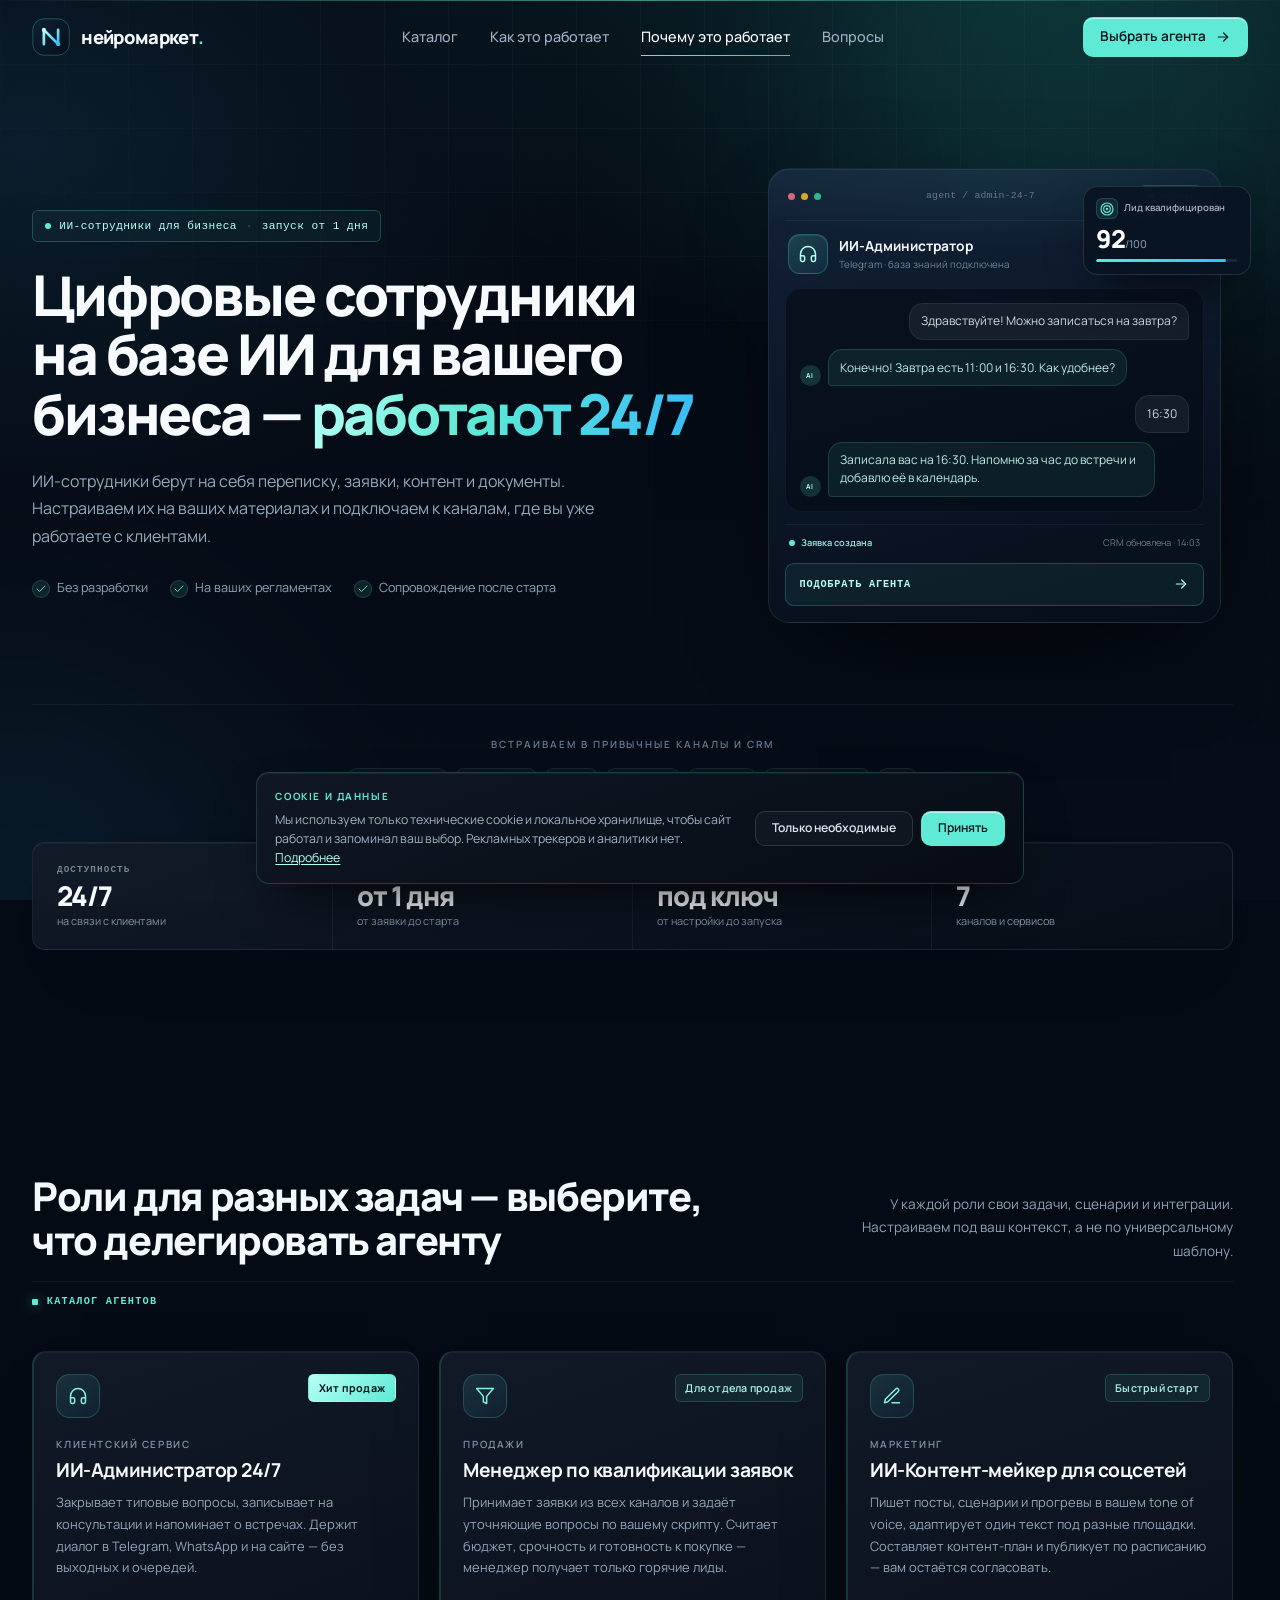
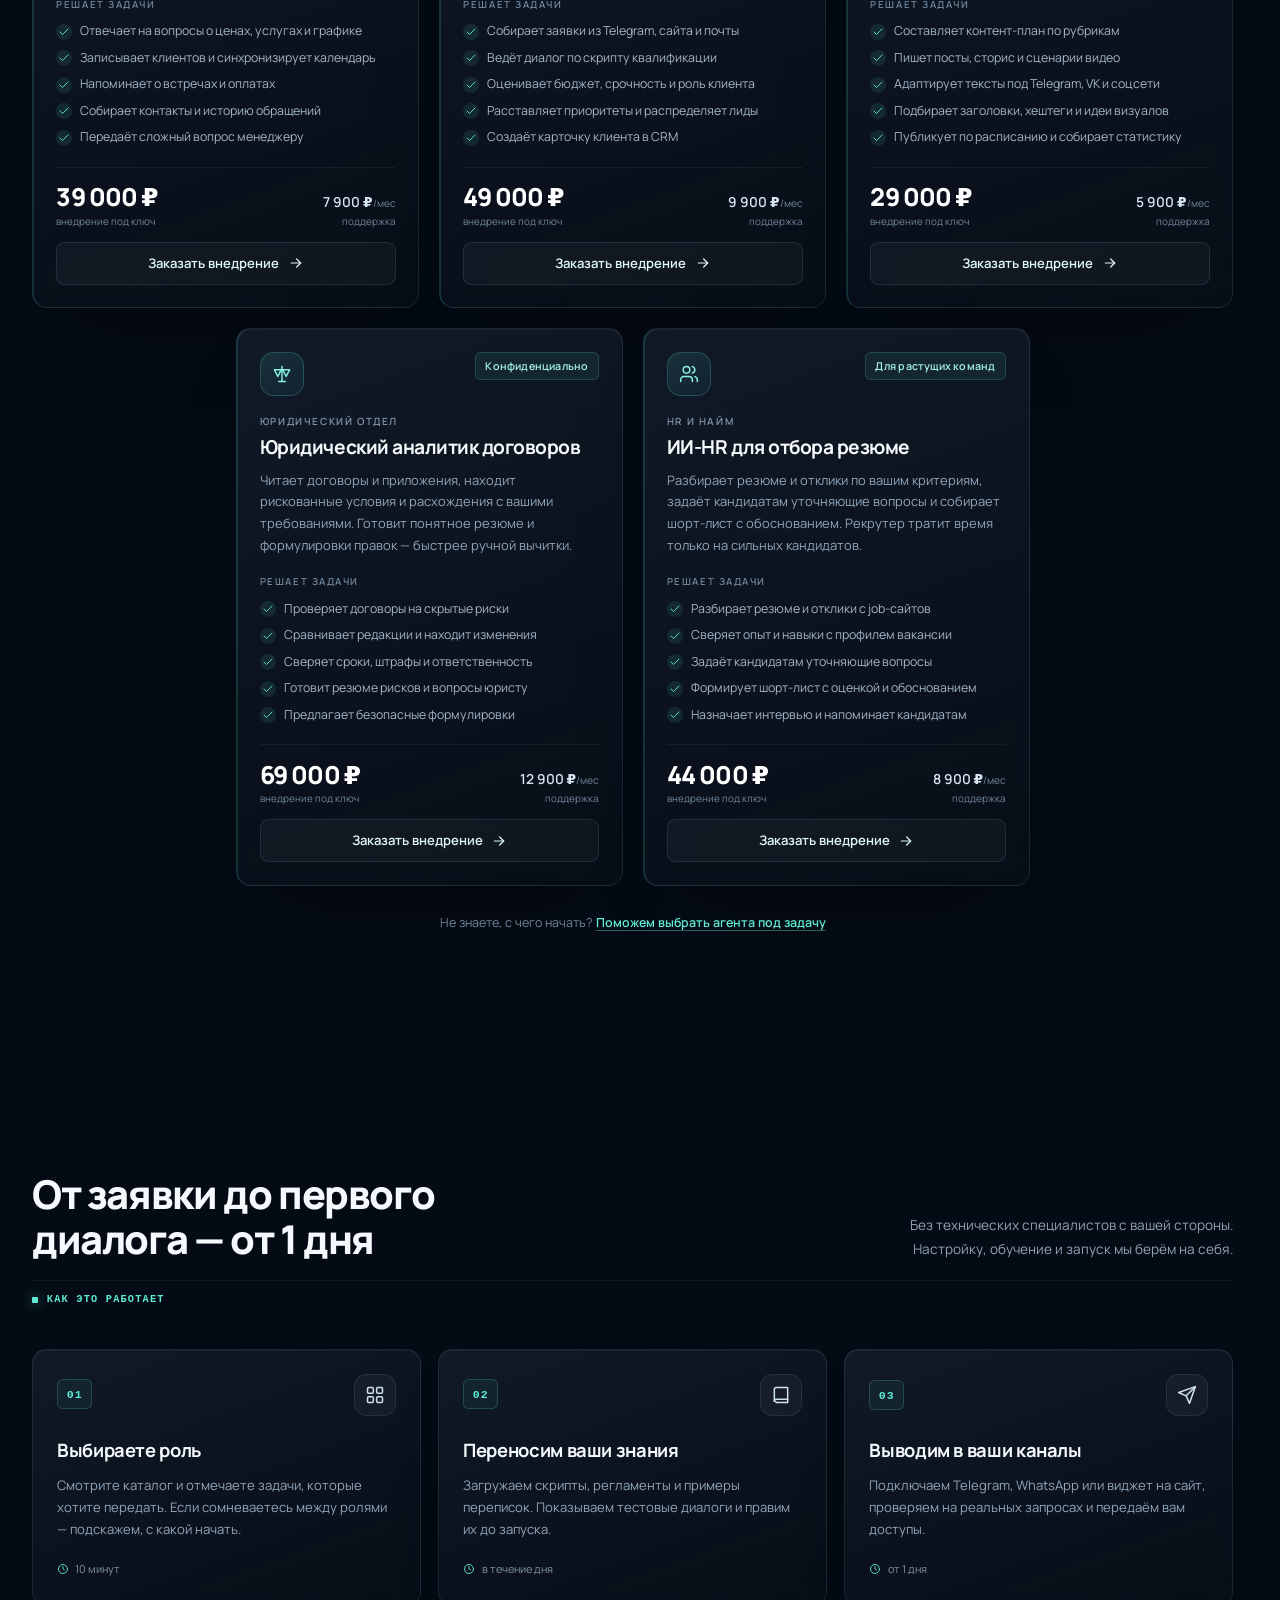
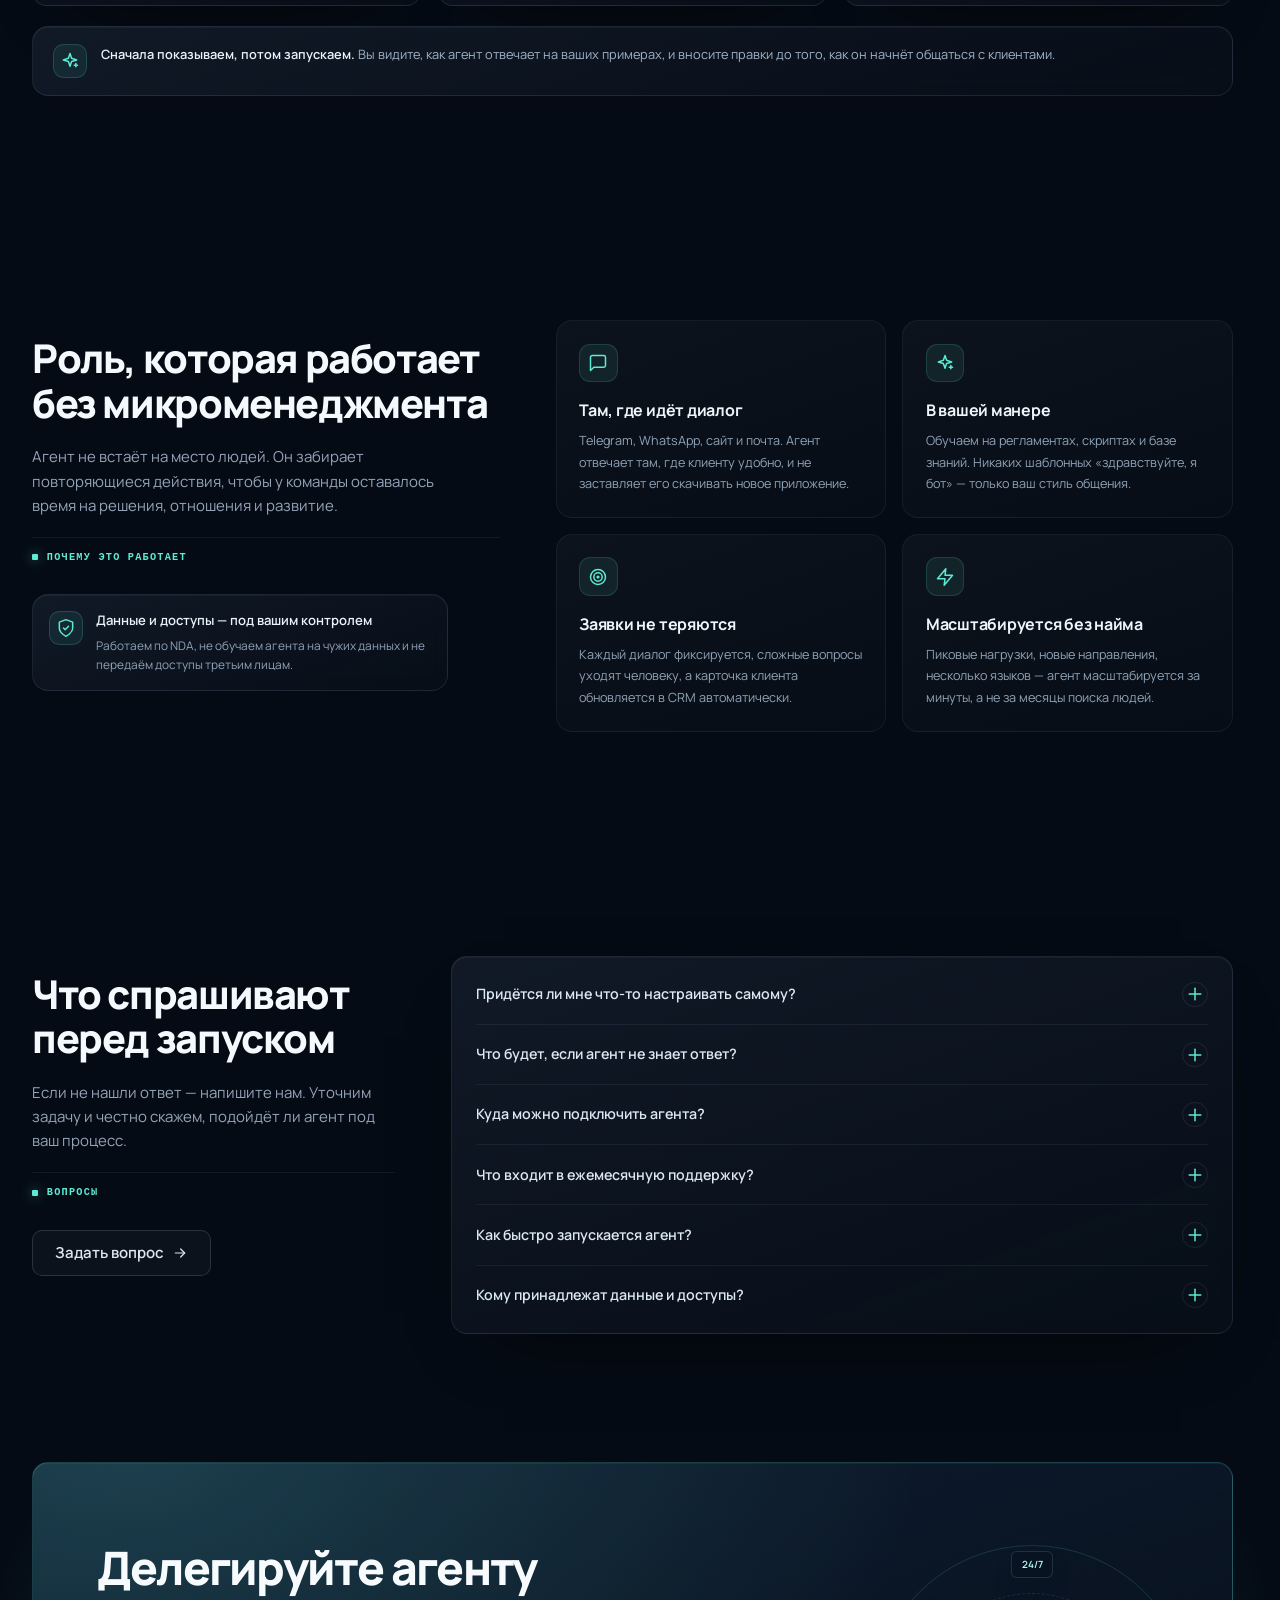
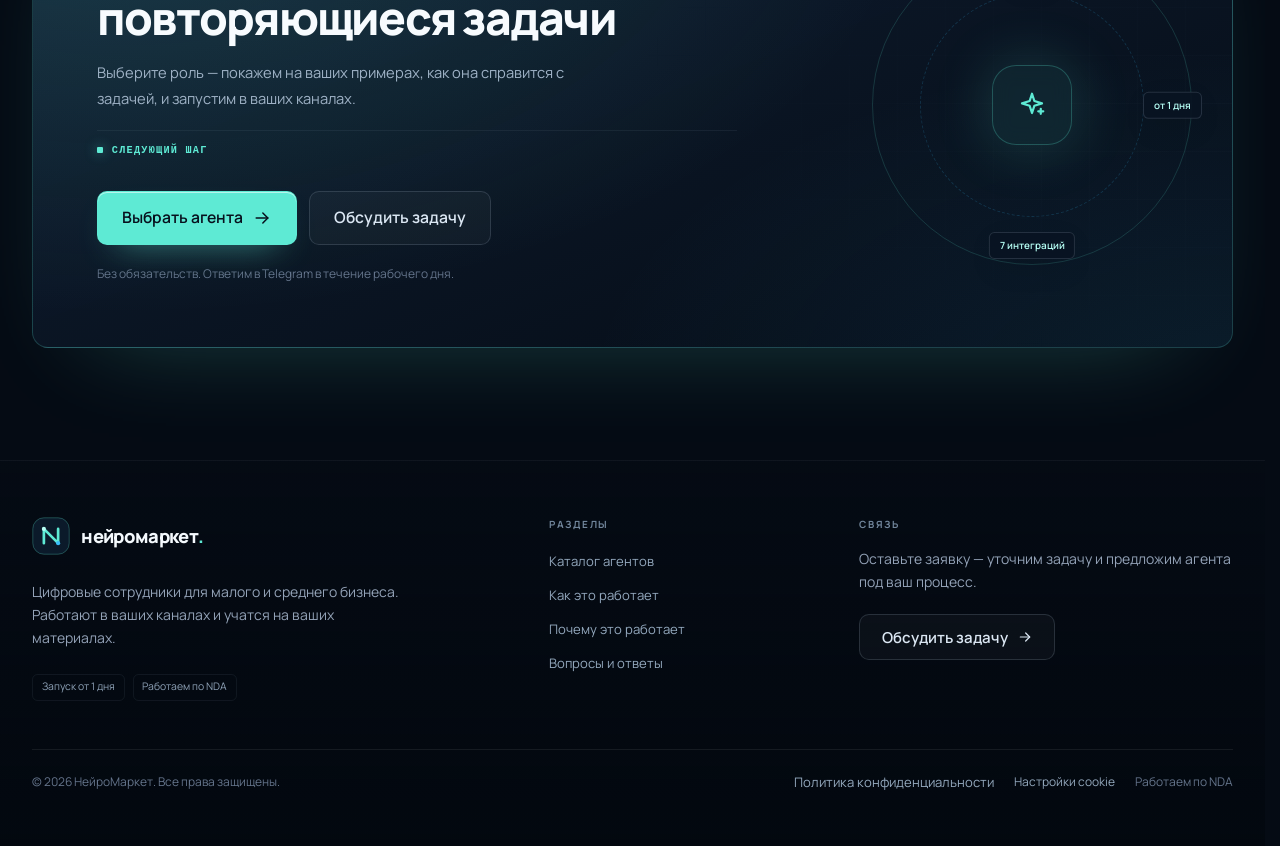
<file: index.html>
<!DOCTYPE html>
<html lang="ru">
<head>
  <meta charset="utf-8">
  <meta name="viewport" content="width=device-width, initial-scale=1">
  <title>НейроМаркет — цифровые сотрудники на базе ИИ для бизнеса</title>
  <meta name="description" content="ИИ-сотрудники для бизнеса: переписка с клиентами, заявки, контент и работа с документами. Настройка на ваших материалах, запуск от 1 дня.">
  <meta name="theme-color" content="#050b14">
  <meta name="color-scheme" content="dark">
  <meta name="robots" content="index, follow">

  <meta property="og:type" content="website">
  <meta property="og:locale" content="ru_RU">
  <meta property="og:site_name" content="НейроМаркет">
  <meta property="og:title" content="НейроМаркет — цифровые сотрудники на базе ИИ">
  <meta property="og:description" content="ИИ-сотрудники для бизнеса — от переписки до договоров. Настройка на ваших материалах, запуск от 1 дня.">
  <meta name="twitter:card" content="summary">
  <meta name="twitter:title" content="НейроМаркет — цифровые сотрудники на базе ИИ">
  <meta name="twitter:description" content="ИИ-сотрудники для бизнеса: отвечают, квалифицируют заявки, пишут контент и проверяют документы. Запуск от 1 дня.">

  <link rel="icon" href="favicon.svg" type="image/svg+xml">

  <script>
    (() => {
      document.documentElement.classList.add('js');
      const host = location.hostname;
      if (host.endsWith('.github.io') || host.endsWith('.netlify.app')) {
        document.documentElement.classList.add('preview-mode');
      }
    })();
  </script>

  <!-- Шрифты и Tailwind подключены локально, без внешних CDN -->
  <link rel="preload" href="assets/fonts/manrope-cyrillic-v2.woff2" as="font" type="font/woff2" crossorigin>
  <link rel="preload" href="assets/fonts/manrope-latin-v2.woff2" as="font" type="font/woff2" crossorigin>
  <link rel="stylesheet" href="css/fonts-v2.css">
  <link rel="stylesheet" href="css/tailwind-base.css">
  <link rel="stylesheet" href="css/styles-v2.css">
  <link rel="stylesheet" href="css/tailwind-utilities.css">
</head>
<body class="min-h-screen bg-ink-950 text-slate-200 antialiased">

  <a class="skip-link" href="#main">Перейти к содержимому</a>

  <!-- Иконки -->
  <svg xmlns="http://www.w3.org/2000/svg" class="svg-sprite" aria-hidden="true">
    <symbol id="i-check" viewBox="0 0 24 24"><path d="M20 6 9 17l-5-5"/></symbol>
    <symbol id="i-arrow-right" viewBox="0 0 24 24"><path d="M5 12h14"/><path d="m13 6 6 6-6 6"/></symbol>
    <symbol id="i-arrow-down" viewBox="0 0 24 24"><path d="M12 5v14"/><path d="m6 13 6 6 6-6"/></symbol>
    <symbol id="i-headset" viewBox="0 0 24 24"><path d="M3 14h3a2 2 0 0 1 2 2v3a2 2 0 0 1-2 2H5a2 2 0 0 1-2-2v-7a9 9 0 0 1 18 0v7a2 2 0 0 1-2 2h-1a2 2 0 0 1-2-2v-3a2 2 0 0 1 2-2h3"/></symbol>
    <symbol id="i-filter" viewBox="0 0 24 24"><path d="M22 3H2l8 9.46V19l4 2v-8.54L22 3Z"/></symbol>
    <symbol id="i-pen" viewBox="0 0 24 24"><path d="M12 20h9"/><path d="M16.5 3.5a2.12 2.12 0 0 1 3 3L7 19l-4 1 1-4Z"/></symbol>
    <symbol id="i-scale" viewBox="0 0 24 24"><path d="M12 3v18"/><path d="M8 21h8"/><path d="M3 7h18"/><path d="m3 7 4 8 4-8"/><path d="m13 7 4 8 4-8"/></symbol>
    <symbol id="i-users" viewBox="0 0 24 24"><path d="M16 21v-2a4 4 0 0 0-4-4H6a4 4 0 0 0-4 4v2"/><circle cx="9" cy="7" r="4"/><path d="M22 21v-2a4 4 0 0 0-3-3.87"/><path d="M16 3.13a4 4 0 0 1 0 7.75"/></symbol>
    <symbol id="i-chat" viewBox="0 0 24 24"><path d="M21 15a2 2 0 0 1-2 2H7l-4 4V5a2 2 0 0 1 2-2h14a2 2 0 0 1 2 2Z"/></symbol>
    <symbol id="i-sparkles" viewBox="0 0 24 24"><path d="m12 3 1.9 5.8L20 10.7l-6.1 1.9L12 18.4l-1.9-5.8L4 10.7l6.1-1.9L12 3Z"/><path d="M19 15v4"/><path d="M17 17h4"/></symbol>
    <symbol id="i-target" viewBox="0 0 24 24"><circle cx="12" cy="12" r="9"/><circle cx="12" cy="12" r="5"/><circle cx="12" cy="12" r="1"/></symbol>
    <symbol id="i-bolt" viewBox="0 0 24 24"><path d="M13 2 3 14h9l-1 8 10-12h-9l1-8Z"/></symbol>
    <symbol id="i-grid" viewBox="0 0 24 24"><rect x="3" y="3" width="7" height="7" rx="1.5"/><rect x="14" y="3" width="7" height="7" rx="1.5"/><rect x="14" y="14" width="7" height="7" rx="1.5"/><rect x="3" y="14" width="7" height="7" rx="1.5"/></symbol>
    <symbol id="i-book" viewBox="0 0 24 24"><path d="M4 19.5A2.5 2.5 0 0 1 6.5 17H20"/><path d="M4 19.5V5a2 2 0 0 1 2-2h14v18H6.5A2.5 2.5 0 0 0 4 19.5Z"/></symbol>
    <symbol id="i-send" viewBox="0 0 24 24"><path d="m22 2-7 20-4-9-9-4Z"/><path d="M22 2 11 13"/></symbol>
    <symbol id="i-clock" viewBox="0 0 24 24"><circle cx="12" cy="12" r="9"/><path d="M12 7v5l3 2"/></symbol>
    <symbol id="i-shield" viewBox="0 0 24 24"><path d="M12 22s8-4 8-10V5l-8-3-8 3v7c0 6 8 10 8 10Z"/><path d="m9 12 2 2 4-4"/></symbol>
    <symbol id="i-close" viewBox="0 0 24 24"><path d="M18 6 6 18"/><path d="m6 6 12 12"/></symbol>
    <symbol id="i-plus" viewBox="0 0 24 24"><path d="M12 5v14"/><path d="M5 12h14"/></symbol>
    <symbol id="i-menu" viewBox="0 0 24 24"><path d="M4 7h16"/><path d="M4 12h16"/><path d="M4 17h16"/></symbol>
    <symbol id="i-telegram" viewBox="0 0 24 24"><path d="m22 2-7 20-4-9-9-4Z"/><path d="M22 2 11 13"/></symbol>
    <symbol id="i-copy" viewBox="0 0 24 24"><rect x="9" y="9" width="12" height="12" rx="2"/><path d="M5 15H4a2 2 0 0 1-2-2V4a2 2 0 0 1 2-2h9a2 2 0 0 1 2 2v1"/></symbol>
    <symbol id="i-alert" viewBox="0 0 24 24"><path d="M12 9v4"/><path d="M12 17h.01"/><path d="M10.3 3.9 1.8 18a2 2 0 0 0 1.7 3h17a2 2 0 0 0 1.7-3L13.7 3.9a2 2 0 0 0-3.4 0Z"/></symbol>
  </svg>

  <div class="page-bg" aria-hidden="true">
    <div class="page-grid"></div>
    <div class="glow glow-a"></div>
    <div class="glow glow-b"></div>
    <div class="noise"></div>
  </div>

  <header class="site-header" id="siteHeader">
    <div class="mx-auto flex h-[74px] max-w-7xl items-center justify-between gap-4 px-5 lg:px-8">
      <a class="brand" href="#" aria-label="НейроМаркет — на главную">
        <svg class="brand-mark" viewBox="0 0 48 48" fill="none" aria-hidden="true">
          <rect x="1" y="1" width="46" height="46" rx="14" fill="url(#brandFill)" stroke="rgba(94,234,212,.35)"/>
          <path d="M15 33V15l18 18V15" stroke="url(#brandStroke)" stroke-width="3.4" stroke-linecap="round" stroke-linejoin="round"/>
          <circle cx="15" cy="15" r="2.6" fill="#b6fff5"/>
          <circle cx="33" cy="33" r="2.6" fill="#38bdf8"/>
          <defs>
            <linearGradient id="brandFill" x1="4" y1="4" x2="44" y2="44" gradientUnits="userSpaceOnUse">
              <stop stop-color="#0d2034"/><stop offset="1" stop-color="#071019"/>
            </linearGradient>
            <linearGradient id="brandStroke" x1="15" y1="15" x2="33" y2="33" gradientUnits="userSpaceOnUse">
              <stop stop-color="#b6fff5"/><stop offset="1" stop-color="#38bdf8"/>
            </linearGradient>
          </defs>
        </svg>
        <span class="brand-name">нейромаркет<span class="brand-dot">.</span></span>
      </a>

      <nav class="hidden items-center gap-8 lg:flex" aria-label="Основная навигация">
        <a class="nav-link" href="#catalog">Каталог</a>
        <a class="nav-link" href="#how">Как это работает</a>
        <a class="nav-link" href="#why">Почему это работает</a>
        <a class="nav-link" href="#faq">Вопросы</a>
      </nav>

      <div class="flex items-center gap-2.5">
        <a class="btn btn-primary btn-sm hidden sm:inline-flex" href="#catalog">
          <span>Выбрать агента</span>
          <svg class="icon icon-sm" aria-hidden="true"><use href="#i-arrow-right"/></svg>
        </a>
        <button class="menu-toggle lg:hidden" id="menuToggle" type="button" aria-expanded="false" aria-controls="mobileMenu" aria-label="Открыть меню">
          <svg class="icon" aria-hidden="true"><use href="#i-menu"/></svg>
        </button>
      </div>
    </div>

    <div class="mobile-menu lg:hidden" id="mobileMenu" hidden>
      <nav class="mx-auto grid max-w-7xl gap-1 px-4 pb-5 pt-2" aria-label="Мобильная навигация">
        <a class="mobile-link" href="#catalog">Каталог</a>
        <a class="mobile-link" href="#how">Как это работает</a>
        <a class="mobile-link" href="#why">Почему это работает</a>
        <a class="mobile-link" href="#faq">Вопросы</a>
        <a class="btn btn-primary mt-3" href="#catalog">
          <span>Выбрать агента</span>
          <svg class="icon icon-sm" aria-hidden="true"><use href="#i-arrow-right"/></svg>
        </a>
      </nav>
    </div>
  </header>

  <main id="main">

    <!-- Главный экран -->
    <section class="relative overflow-hidden pb-16 pt-32 sm:pt-36 lg:pb-24 lg:pt-40">
      <div class="mx-auto max-w-7xl px-5 lg:px-8">
        <div class="grid items-center gap-14 lg:grid-cols-12 lg:gap-10">

          <div class="lg:col-span-7">
            <div class="reveal hero-badge">
              <span class="live-dot" aria-hidden="true"></span>
              ИИ-сотрудники для бизнеса <span class="text-slate-600">·</span> запуск от 1 дня
            </div>

            <h1 class="hero-title reveal" style="--delay:.05s">
              Цифровые сотрудники на базе ИИ для вашего бизнеса —
              <span class="text-gradient">работают 24/7</span>
            </h1>

            <p class="hero-sub reveal" style="--delay:.1s">
              ИИ-сотрудники берут на себя переписку, заявки, контент и документы.
              Настраиваем их на ваших материалах и подключаем к каналам,
              где вы уже работаете с клиентами.
            </p>

            <ul class="hero-trust reveal" style="--delay:.2s">
              <li><span class="tick"><svg class="icon icon-xs" aria-hidden="true"><use href="#i-check"/></svg></span>Без разработки</li>
              <li><span class="tick"><svg class="icon icon-xs" aria-hidden="true"><use href="#i-check"/></svg></span>На ваших регламентах</li>
              <li><span class="tick"><svg class="icon icon-xs" aria-hidden="true"><use href="#i-check"/></svg></span>Сопровождение после старта</li>
            </ul>
          </div>

          <div class="lg:col-span-5 reveal" style="--delay:.15s">
            <div class="hero-visual">
              <div class="console glass">
                <div class="console-bar">
                  <div class="flex items-center gap-1.5" aria-hidden="true">
                    <span class="win-dot" style="background:#fb7185"></span>
                    <span class="win-dot" style="background:#fbbf24"></span>
                    <span class="win-dot" style="background:#34d399"></span>
                  </div>
                  <span class="console-path">agent / admin-24-7</span>
                  <span class="console-status"><span class="live-dot"></span>онлайн</span>
                </div>

                <div class="console-head">
                  <div class="agent-avatar">
                    <svg class="icon" aria-hidden="true"><use href="#i-headset"/></svg>
                  </div>
                  <div class="min-w-0">
                    <p class="console-name">ИИ-Администратор</p>
                    <p class="console-sub">Telegram · база знаний подключена</p>
                  </div>
                  <span class="console-tag">24/7</span>
                </div>

                <div class="console-chat">
                  <div class="chat-row is-client">
                    <div class="bubble bubble-client">Здравствуйте! Можно записаться на завтра?</div>
                  </div>
                  <div class="chat-row is-agent">
                    <span class="chat-avatar" aria-hidden="true">AI</span>
                    <div class="bubble bubble-agent">Конечно! Завтра есть 11:00 и 16:30. Как удобнее?</div>
                  </div>
                  <div class="chat-row is-client">
                    <div class="bubble bubble-client">16:30</div>
                  </div>
                  <div class="chat-row is-agent">
                    <span class="chat-avatar" aria-hidden="true">AI</span>
                    <div class="bubble bubble-agent">Записала вас на 16:30. Напомню за час до встречи и добавлю её в календарь.</div>
                  </div>
                </div>

                <div class="console-foot">
                  <span class="console-event"><span class="live-dot"></span>Заявка создана</span>
                  <span>CRM обновлена · 14:03</span>
                </div>

                <a class="console-action" href="#catalog">
                  <span>Подобрать агента</span>
                  <svg class="icon icon-sm" aria-hidden="true"><use href="#i-arrow-right"/></svg>
                </a>
              </div>

              <div class="float-card float-card-a" aria-hidden="true">
                <div class="float-card-head">
                  <span class="float-icon"><svg class="icon icon-sm"><use href="#i-target"/></svg></span>
                  <span>Лид квалифицирован</span>
                </div>
                <div class="float-score">92<span>/100</span></div>
                <div class="float-bar"><span style="width:92%"></span></div>
              </div>
            </div>
          </div>

        </div>

        <div class="integrations reveal" style="--delay:.1s">
          <p class="integrations-label">Встраиваем в привычные каналы и CRM</p>
          <ul class="integration-list">
            <li class="integration-chip"><svg class="icon icon-sm" aria-hidden="true"><use href="#i-telegram"/></svg>Telegram</li>
            <li class="integration-chip">WhatsApp</li>
            <li class="integration-chip">Сайт</li>
            <li class="integration-chip">amoCRM</li>
            <li class="integration-chip">Bitrix24</li>
            <li class="integration-chip">Google Sheets</li>
            <li class="integration-chip">1С</li>
          </ul>
        </div>

        <dl class="stats-band glass reveal" style="--delay:.15s">
          <div class="stat">
            <dt>Доступность</dt>
            <dd>24/7</dd>
            <p>на связи с клиентами</p>
          </div>
          <div class="stat">
            <dt>Запуск</dt>
            <dd>от 1 дня</dd>
            <p>от заявки до старта</p>
          </div>
          <div class="stat">
            <dt>Формат</dt>
            <dd>под ключ</dd>
            <p>от настройки до запуска</p>
          </div>
          <div class="stat">
            <dt>Интеграции</dt>
            <dd>7</dd>
            <p>каналов и сервисов</p>
          </div>
        </dl>
      </div>
    </section>

    <!-- Каталог -->
    <section class="relative scroll-mt-24 py-20 sm:py-24 lg:py-28" id="catalog">
      <div class="mx-auto max-w-7xl px-5 lg:px-8">
        <div class="section-head reveal">
          <div class="section-head-row">
            <h2 class="section-title">Роли для разных задач — выберите, что делегировать агенту</h2>
            <p class="section-lead">
              У каждой роли свои задачи, сценарии и интеграции. Настраиваем под ваш
              контекст, а не по универсальному шаблону.
            </p>
          </div>
          <span class="eyebrow">Каталог агентов</span>
        </div>

        <div class="catalog-grid mt-10">

          <article class="agent-card glass reveal" style="--delay:0s">
            <div class="agent-top">
              <div class="agent-icon">
                <svg class="icon" aria-hidden="true"><use href="#i-headset"/></svg>
              </div>
              <span class="badge-soft badge-hot">Хит продаж</span>
            </div>
            <p class="agent-role">Клиентский сервис</p>
            <h3 class="agent-name">ИИ-Администратор 24/7</h3>
            <p class="agent-desc">
              Закрывает типовые вопросы, записывает на консультации и напоминает
              о встречах. Держит диалог в Telegram, WhatsApp и на сайте — без
              выходных и очередей.
            </p>
            <p class="agent-tasks-label">Решает задачи</p>
            <ul class="task-list">
              <li><span class="task-tick"><svg class="icon icon-xs" aria-hidden="true"><use href="#i-check"/></svg></span>Отвечает на вопросы о ценах, услугах и графике</li>
              <li><span class="task-tick"><svg class="icon icon-xs" aria-hidden="true"><use href="#i-check"/></svg></span>Записывает клиентов и синхронизирует календарь</li>
              <li><span class="task-tick"><svg class="icon icon-xs" aria-hidden="true"><use href="#i-check"/></svg></span>Напоминает о встречах и оплатах</li>
              <li><span class="task-tick"><svg class="icon icon-xs" aria-hidden="true"><use href="#i-check"/></svg></span>Собирает контакты и историю обращений</li>
              <li><span class="task-tick"><svg class="icon icon-xs" aria-hidden="true"><use href="#i-check"/></svg></span>Передаёт сложный вопрос менеджеру</li>
            </ul>
            <div class="agent-footer">
              <div class="price-row">
                <div>
                  <p class="price">39 000 ₽</p>
                  <p class="price-note">внедрение под ключ</p>
                </div>
                <div class="price-month">
                  <p>7 900 ₽<span>/мес</span></p>
                  <p class="price-note">поддержка</p>
                </div>
              </div>
              <button class="btn btn-card js-order" type="button"
                      data-agent="ИИ-Администратор 24/7"
                      data-price="39 000 ₽ + 7 900 ₽/мес">
                <span>Заказать внедрение</span>
                <svg class="icon icon-sm" aria-hidden="true"><use href="#i-arrow-right"/></svg>
              </button>
            </div>
          </article>

          <article class="agent-card glass reveal" style="--delay:.05s">
            <div class="agent-top">
              <div class="agent-icon">
                <svg class="icon" aria-hidden="true"><use href="#i-filter"/></svg>
              </div>
              <span class="badge-soft">Для отдела продаж</span>
            </div>
            <p class="agent-role">Продажи</p>
            <h3 class="agent-name">Менеджер по квалификации заявок</h3>
            <p class="agent-desc">
              Принимает заявки из всех каналов и задаёт уточняющие вопросы по вашему
              скрипту. Считает бюджет, срочность и готовность к покупке — менеджер
              получает только горячие лиды.
            </p>
            <p class="agent-tasks-label">Решает задачи</p>
            <ul class="task-list">
              <li><span class="task-tick"><svg class="icon icon-xs" aria-hidden="true"><use href="#i-check"/></svg></span>Собирает заявки из Telegram, сайта и почты</li>
              <li><span class="task-tick"><svg class="icon icon-xs" aria-hidden="true"><use href="#i-check"/></svg></span>Ведёт диалог по скрипту квалификации</li>
              <li><span class="task-tick"><svg class="icon icon-xs" aria-hidden="true"><use href="#i-check"/></svg></span>Оценивает бюджет, срочность и роль клиента</li>
              <li><span class="task-tick"><svg class="icon icon-xs" aria-hidden="true"><use href="#i-check"/></svg></span>Расставляет приоритеты и распределяет лиды</li>
              <li><span class="task-tick"><svg class="icon icon-xs" aria-hidden="true"><use href="#i-check"/></svg></span>Создаёт карточку клиента в CRM</li>
            </ul>
            <div class="agent-footer">
              <div class="price-row">
                <div>
                  <p class="price">49 000 ₽</p>
                  <p class="price-note">внедрение под ключ</p>
                </div>
                <div class="price-month">
                  <p>9 900 ₽<span>/мес</span></p>
                  <p class="price-note">поддержка</p>
                </div>
              </div>
              <button class="btn btn-card js-order" type="button"
                      data-agent="Менеджер по квалификации заявок"
                      data-price="49 000 ₽ + 9 900 ₽/мес">
                <span>Заказать внедрение</span>
                <svg class="icon icon-sm" aria-hidden="true"><use href="#i-arrow-right"/></svg>
              </button>
            </div>
          </article>

          <article class="agent-card glass reveal" style="--delay:.1s">
            <div class="agent-top">
              <div class="agent-icon">
                <svg class="icon" aria-hidden="true"><use href="#i-pen"/></svg>
              </div>
              <span class="badge-soft">Быстрый старт</span>
            </div>
            <p class="agent-role">Маркетинг</p>
            <h3 class="agent-name">ИИ-Контент-мейкер для соцсетей</h3>
            <p class="agent-desc">
              Пишет посты, сценарии и прогревы в вашем tone of voice, адаптирует
              один текст под разные площадки. Составляет контент-план и публикует
              по расписанию — вам остаётся согласовать.
            </p>
            <p class="agent-tasks-label">Решает задачи</p>
            <ul class="task-list">
              <li><span class="task-tick"><svg class="icon icon-xs" aria-hidden="true"><use href="#i-check"/></svg></span>Составляет контент-план по рубрикам</li>
              <li><span class="task-tick"><svg class="icon icon-xs" aria-hidden="true"><use href="#i-check"/></svg></span>Пишет посты, сторис и сценарии видео</li>
              <li><span class="task-tick"><svg class="icon icon-xs" aria-hidden="true"><use href="#i-check"/></svg></span>Адаптирует тексты под Telegram, VK и соцсети</li>
              <li><span class="task-tick"><svg class="icon icon-xs" aria-hidden="true"><use href="#i-check"/></svg></span>Подбирает заголовки, хештеги и идеи визуалов</li>
              <li><span class="task-tick"><svg class="icon icon-xs" aria-hidden="true"><use href="#i-check"/></svg></span>Публикует по расписанию и собирает статистику</li>
            </ul>
            <div class="agent-footer">
              <div class="price-row">
                <div>
                  <p class="price">29 000 ₽</p>
                  <p class="price-note">внедрение под ключ</p>
                </div>
                <div class="price-month">
                  <p>5 900 ₽<span>/мес</span></p>
                  <p class="price-note">поддержка</p>
                </div>
              </div>
              <button class="btn btn-card js-order" type="button"
                      data-agent="ИИ-Контент-мейкер для соцсетей"
                      data-price="29 000 ₽ + 5 900 ₽/мес">
                <span>Заказать внедрение</span>
                <svg class="icon icon-sm" aria-hidden="true"><use href="#i-arrow-right"/></svg>
              </button>
            </div>
          </article>

          <article class="agent-card glass reveal" style="--delay:.05s">
            <div class="agent-top">
              <div class="agent-icon">
                <svg class="icon" aria-hidden="true"><use href="#i-scale"/></svg>
              </div>
              <span class="badge-soft">Конфиденциально</span>
            </div>
            <p class="agent-role">Юридический отдел</p>
            <h3 class="agent-name">Юридический аналитик договоров</h3>
            <p class="agent-desc">
              Читает договоры и приложения, находит рискованные условия и расхождения
              с вашими требованиями. Готовит понятное резюме и формулировки правок —
              быстрее ручной вычитки.
            </p>
            <p class="agent-tasks-label">Решает задачи</p>
            <ul class="task-list">
              <li><span class="task-tick"><svg class="icon icon-xs" aria-hidden="true"><use href="#i-check"/></svg></span>Проверяет договоры на скрытые риски</li>
              <li><span class="task-tick"><svg class="icon icon-xs" aria-hidden="true"><use href="#i-check"/></svg></span>Сравнивает редакции и находит изменения</li>
              <li><span class="task-tick"><svg class="icon icon-xs" aria-hidden="true"><use href="#i-check"/></svg></span>Сверяет сроки, штрафы и ответственность</li>
              <li><span class="task-tick"><svg class="icon icon-xs" aria-hidden="true"><use href="#i-check"/></svg></span>Готовит резюме рисков и вопросы юристу</li>
              <li><span class="task-tick"><svg class="icon icon-xs" aria-hidden="true"><use href="#i-check"/></svg></span>Предлагает безопасные формулировки</li>
            </ul>
            <div class="agent-footer">
              <div class="price-row">
                <div>
                  <p class="price">69 000 ₽</p>
                  <p class="price-note">внедрение под ключ</p>
                </div>
                <div class="price-month">
                  <p>12 900 ₽<span>/мес</span></p>
                  <p class="price-note">поддержка</p>
                </div>
              </div>
              <button class="btn btn-card js-order" type="button"
                      data-agent="Юридический аналитик договоров"
                      data-price="69 000 ₽ + 12 900 ₽/мес">
                <span>Заказать внедрение</span>
                <svg class="icon icon-sm" aria-hidden="true"><use href="#i-arrow-right"/></svg>
              </button>
            </div>
          </article>

          <article class="agent-card glass reveal" style="--delay:.1s">
            <div class="agent-top">
              <div class="agent-icon">
                <svg class="icon" aria-hidden="true"><use href="#i-users"/></svg>
              </div>
              <span class="badge-soft">Для растущих команд</span>
            </div>
            <p class="agent-role">HR и найм</p>
            <h3 class="agent-name">ИИ-HR для отбора резюме</h3>
            <p class="agent-desc">
              Разбирает резюме и отклики по вашим критериям, задаёт кандидатам
              уточняющие вопросы и собирает шорт-лист с обоснованием. Рекрутер
              тратит время только на сильных кандидатов.
            </p>
            <p class="agent-tasks-label">Решает задачи</p>
            <ul class="task-list">
              <li><span class="task-tick"><svg class="icon icon-xs" aria-hidden="true"><use href="#i-check"/></svg></span>Разбирает резюме и отклики с job-сайтов</li>
              <li><span class="task-tick"><svg class="icon icon-xs" aria-hidden="true"><use href="#i-check"/></svg></span>Сверяет опыт и навыки с профилем вакансии</li>
              <li><span class="task-tick"><svg class="icon icon-xs" aria-hidden="true"><use href="#i-check"/></svg></span>Задаёт кандидатам уточняющие вопросы</li>
              <li><span class="task-tick"><svg class="icon icon-xs" aria-hidden="true"><use href="#i-check"/></svg></span>Формирует шорт-лист с оценкой и обоснованием</li>
              <li><span class="task-tick"><svg class="icon icon-xs" aria-hidden="true"><use href="#i-check"/></svg></span>Назначает интервью и напоминает кандидатам</li>
            </ul>
            <div class="agent-footer">
              <div class="price-row">
                <div>
                  <p class="price">44 000 ₽</p>
                  <p class="price-note">внедрение под ключ</p>
                </div>
                <div class="price-month">
                  <p>8 900 ₽<span>/мес</span></p>
                  <p class="price-note">поддержка</p>
                </div>
              </div>
              <button class="btn btn-card js-order" type="button"
                      data-agent="ИИ-HR для отбора резюме"
                      data-price="44 000 ₽ + 8 900 ₽/мес">
                <span>Заказать внедрение</span>
                <svg class="icon icon-sm" aria-hidden="true"><use href="#i-arrow-right"/></svg>
              </button>
            </div>
          </article>

        </div>

        <p class="preview-note">
          Приём заявок скоро откроется. Пока можно изучить каталог,
          описание агентов и цены.
        </p>

        <p class="catalog-consult reveal">
          Не знаете, с чего начать?
          <button class="link-mint js-order" type="button"
                  data-agent="Подбор агента"
                  data-price="Бесплатная консультация"
                  data-mode="consult">
            Поможем выбрать агента под задачу
          </button>
        </p>
      </div>
    </section>

    <!-- Как это работает -->
    <section class="relative scroll-mt-24 py-20 sm:py-24 lg:py-28" id="how">
      <div class="mx-auto max-w-7xl px-5 lg:px-8">
        <div class="section-head reveal">
          <div class="section-head-row">
            <h2 class="section-title">От заявки до первого диалога — от 1 дня</h2>
            <p class="section-lead">
              Без технических специалистов с вашей стороны. Настройку, обучение
              и запуск мы берём на себя.
            </p>
          </div>
          <span class="eyebrow">Как это работает</span>
        </div>

        <div class="steps-grid mt-10">
          <article class="step-card glass reveal" style="--delay:0s">
            <div class="step-top">
              <span class="step-num">01</span>
              <span class="step-icon">
                <svg class="icon" aria-hidden="true"><use href="#i-grid"/></svg>
              </span>
            </div>
            <h3 class="step-title">Выбираете роль</h3>
            <p class="step-desc">
              Смотрите каталог и отмечаете задачи, которые хотите передать. Если
              сомневаетесь между ролями — подскажем, с какой начать.
            </p>
            <span class="step-meta"><svg class="icon icon-xs" aria-hidden="true"><use href="#i-clock"/></svg>10 минут</span>
          </article>

          <article class="step-card glass reveal" style="--delay:.07s">
            <div class="step-top">
              <span class="step-num">02</span>
              <span class="step-icon">
                <svg class="icon" aria-hidden="true"><use href="#i-book"/></svg>
              </span>
            </div>
            <h3 class="step-title">Переносим ваши знания</h3>
            <p class="step-desc">
              Загружаем скрипты, регламенты и примеры переписок. Показываем тестовые
              диалоги и правим их до запуска.
            </p>
            <span class="step-meta"><svg class="icon icon-xs" aria-hidden="true"><use href="#i-clock"/></svg>в течение дня</span>
          </article>

          <article class="step-card glass reveal" style="--delay:.14s">
            <div class="step-top">
              <span class="step-num">03</span>
              <span class="step-icon">
                <svg class="icon" aria-hidden="true"><use href="#i-send"/></svg>
              </span>
            </div>
            <h3 class="step-title">Выводим в ваши каналы</h3>
            <p class="step-desc">
              Подключаем Telegram, WhatsApp или виджет на сайт, проверяем на реальных
              запросах и передаём вам доступы.
            </p>
            <span class="step-meta"><svg class="icon icon-xs" aria-hidden="true"><use href="#i-clock"/></svg>от 1 дня</span>
          </article>
        </div>

        <div class="note-bar glass reveal">
          <span class="note-icon"><svg class="icon" aria-hidden="true"><use href="#i-sparkles"/></svg></span>
          <p>
            <strong>Сначала показываем, потом запускаем.</strong>
            Вы видите, как агент отвечает на ваших примерах, и вносите правки
            до того, как он начнёт общаться с клиентами.
          </p>
        </div>
      </div>
    </section>

    <!-- Почему это работает -->
    <section class="relative scroll-mt-24 py-20 sm:py-24 lg:py-28" id="why">
      <div class="mx-auto max-w-7xl px-5 lg:px-8">
        <div class="grid gap-12 lg:grid-cols-12 lg:gap-14">
          <div class="lg:col-span-5">
            <div class="lg:sticky lg:top-28 reveal">
              <h2 class="section-title mt-4">Роль, которая работает без микроменеджмента</h2>
              <p class="mt-5 max-w-md text-[15px] leading-relaxed text-slate-400">
                Агент не встаёт на место людей. Он забирает повторяющиеся действия,
                чтобы у команды оставалось время на решения, отношения и развитие.
              </p>
              <span class="eyebrow">Почему это работает</span>
              <div class="why-note glass">
                <div class="why-note-icon"><svg class="icon" aria-hidden="true"><use href="#i-shield"/></svg></div>
                <div>
                  <p class="why-note-title">Данные и доступы — под вашим контролем</p>
                  <p class="why-note-text">Работаем по NDA, не обучаем агента на чужих данных и не передаём доступы третьим лицам.</p>
                </div>
              </div>
            </div>
          </div>

          <div class="grid gap-4 sm:grid-cols-2 lg:col-span-7">
            <article class="feature-card reveal" style="--delay:0s">
              <span class="feature-icon"><svg class="icon" aria-hidden="true"><use href="#i-chat"/></svg></span>
              <h3>Там, где идёт диалог</h3>
              <p>Telegram, WhatsApp, сайт и почта. Агент отвечает там, где клиенту удобно, и не заставляет его скачивать новое приложение.</p>
            </article>
            <article class="feature-card reveal" style="--delay:.05s">
              <span class="feature-icon"><svg class="icon" aria-hidden="true"><use href="#i-sparkles"/></svg></span>
              <h3>В вашей манере</h3>
              <p>Обучаем на регламентах, скриптах и базе знаний. Никаких шаблонных «здравствуйте, я бот» — только ваш стиль общения.</p>
            </article>
            <article class="feature-card reveal" style="--delay:.1s">
              <span class="feature-icon"><svg class="icon" aria-hidden="true"><use href="#i-target"/></svg></span>
              <h3>Заявки не теряются</h3>
              <p>Каждый диалог фиксируется, сложные вопросы уходят человеку, а карточка клиента обновляется в CRM автоматически.</p>
            </article>
            <article class="feature-card reveal" style="--delay:.15s">
              <span class="feature-icon"><svg class="icon" aria-hidden="true"><use href="#i-bolt"/></svg></span>
              <h3>Масштабируется без найма</h3>
              <p>Пиковые нагрузки, новые направления, несколько языков — агент масштабируется за минуты, а не за месяцы поиска людей.</p>
            </article>
          </div>
        </div>
      </div>
    </section>

    <!-- Вопросы -->
    <section class="relative scroll-mt-24 py-20 sm:py-24 lg:py-28" id="faq">
      <div class="mx-auto max-w-7xl px-5 lg:px-8">
        <div class="grid gap-10 lg:grid-cols-12 lg:gap-14">
          <div class="lg:col-span-4 reveal">
            <h2 class="section-title mt-4">Что спрашивают перед запуском</h2>
            <p class="mt-5 max-w-sm text-[15px] leading-relaxed text-slate-400">
              Если не нашли ответ — напишите нам. Уточним задачу и честно скажем,
              подойдёт ли агент под ваш процесс.
            </p>
            <span class="eyebrow">Вопросы</span>
            <button class="btn btn-ghost mt-7 js-order" type="button"
                    data-agent="Консультация"
                    data-price="Без обязательств"
                    data-mode="consult">
              <span>Задать вопрос</span>
              <svg class="icon icon-sm" aria-hidden="true"><use href="#i-arrow-right"/></svg>
            </button>
          </div>

          <div class="lg:col-span-8">
            <div class="faq-list glass reveal" style="--delay:.05s">
              <details class="faq-item">
                <summary>
                  <span>Придётся ли мне что-то настраивать самому?</span>
                  <span class="faq-plus"><svg class="icon" aria-hidden="true"><use href="#i-plus"/></svg></span>
                </summary>
                <p>Нет. Вы присылаете материалы — сайт, прайс, скрипты, примеры переписок. Мы собираем базу знаний, настраиваем сценарии и подключаем каналы. От вас нужны только доступы и обратная связь на этапе тестовых диалогов.</p>
              </details>
              <details class="faq-item">
                <summary>
                  <span>Что будет, если агент не знает ответ?</span>
                  <span class="faq-plus"><svg class="icon" aria-hidden="true"><use href="#i-plus"/></svg></span>
                </summary>
                <p>Он не будет выдумывать. Агент скажет, что уточнит информацию, и передаст диалог человеку. Все такие случаи видны в логах — мы пополняем базу знаний, и со временем вопросов становится меньше.</p>
              </details>
              <details class="faq-item">
                <summary>
                  <span>Куда можно подключить агента?</span>
                  <span class="faq-plus"><svg class="icon" aria-hidden="true"><use href="#i-plus"/></svg></span>
                </summary>
                <p>Telegram, WhatsApp, виджет на сайте и почту. На этапе внедрения подключаем CRM — amoCRM, Bitrix24 или вашу систему через API, — чтобы заявки и история общения попадали в одно окно.</p>
              </details>
              <details class="faq-item">
                <summary>
                  <span>Что входит в ежемесячную поддержку?</span>
                  <span class="faq-plus"><svg class="icon" aria-hidden="true"><use href="#i-plus"/></svg></span>
                </summary>
                <p>Мониторинг работы, правки базы знаний, доработка сценариев и отчёт по диалогам. Если меняются цены, услуги или скрипты — обновляем агента, чтобы он не отвечал клиентам устаревшей информацией.</p>
              </details>
              <details class="faq-item">
                <summary>
                  <span>Как быстро запускается агент?</span>
                  <span class="faq-plus"><svg class="icon" aria-hidden="true"><use href="#i-plus"/></svg></span>
                </summary>
                <p>Базовый запуск — от 1 дня после получения материалов и доступов. Сложные сценарии с несколькими каналами и интеграцией в CRM занимают 3–5 дней. Точный срок зафиксируем до начала работ.</p>
              </details>
              <details class="faq-item">
                <summary>
                  <span>Кому принадлежат данные и доступы?</span>
                  <span class="faq-plus"><svg class="icon" aria-hidden="true"><use href="#i-plus"/></svg></span>
                </summary>
                <p>Вам. Мы работаем по NDA, используем ваши аккаунты и не передаём данные третьим лицам. При прекращении сотрудничества передаём базу знаний и сценарии, а доступы отзываются.</p>
              </details>
            </div>
          </div>
        </div>
      </div>
    </section>

    <!-- Финальный призыв -->
    <section class="relative pb-20 pt-4 sm:pb-24 lg:pb-28">
      <div class="mx-auto max-w-7xl px-5 lg:px-8">
        <div class="cta-panel reveal">
          <div class="cta-content">
            <h2 class="cta-title">Делегируйте агенту повторяющиеся задачи</h2>
            <p class="cta-text">
              Выберите роль — покажем на ваших примерах, как она справится с задачей,
              и запустим в ваших каналах.
            </p>
            <span class="eyebrow">Следующий шаг</span>
            <div class="mt-8 flex flex-col gap-3 sm:flex-row">
              <a class="btn btn-primary btn-lg" href="#catalog">
                <span>Выбрать агента</span>
                <svg class="icon" aria-hidden="true"><use href="#i-arrow-right"/></svg>
              </a>
              <button class="btn btn-ghost btn-lg js-order" type="button"
                      data-agent="Подбор агента"
                      data-price="Бесплатная консультация"
                      data-mode="consult">
                <span>Обсудить задачу</span>
              </button>
            </div>
            <p class="mt-5 text-[12px] text-slate-500">Без обязательств. Ответим в Telegram в течение рабочего дня.</p>
          </div>
          <div class="cta-orbit" aria-hidden="true">
            <div class="orbit orbit-1"></div>
            <div class="orbit orbit-2"></div>
            <div class="orbit-core">
              <svg class="icon" aria-hidden="true"><use href="#i-sparkles"/></svg>
            </div>
            <span class="orbit-chip orbit-chip-1">24/7</span>
            <span class="orbit-chip orbit-chip-2">от 1 дня</span>
            <span class="orbit-chip orbit-chip-3">7 интеграций</span>
          </div>
        </div>
      </div>
    </section>

  </main>

  <footer class="site-footer">
    <div class="mx-auto max-w-7xl px-5 py-14 lg:px-8">
      <div class="grid gap-10 md:grid-cols-12">
        <div class="md:col-span-5">
          <a class="brand" href="#" aria-label="НейроМаркет — на главную">
            <svg class="brand-mark" viewBox="0 0 48 48" fill="none" aria-hidden="true">
              <rect x="1" y="1" width="46" height="46" rx="14" fill="#0b1a2a" stroke="rgba(94,234,212,.35)"/>
              <path d="M15 33V15l18 18V15" stroke="#5eead4" stroke-width="3.4" stroke-linecap="round" stroke-linejoin="round"/>
              <circle cx="15" cy="15" r="2.6" fill="#b6fff5"/>
              <circle cx="33" cy="33" r="2.6" fill="#38bdf8"/>
            </svg>
            <span class="brand-name">нейромаркет<span class="brand-dot">.</span></span>
          </a>
          <p class="mt-5 max-w-sm text-sm leading-relaxed text-slate-400">
            Цифровые сотрудники для малого и среднего бизнеса. Работают в ваших
            каналах и учатся на ваших материалах.
          </p>
          <div class="mt-6 flex flex-wrap gap-2">
            <span class="footer-chip">Запуск от 1 дня</span>
            <span class="footer-chip">Работаем по NDA</span>
          </div>
        </div>

        <div class="md:col-span-3">
          <p class="footer-heading">Разделы</p>
          <ul class="mt-4 grid gap-2.5">
            <li><a class="footer-link" href="#catalog">Каталог агентов</a></li>
            <li><a class="footer-link" href="#how">Как это работает</a></li>
            <li><a class="footer-link" href="#why">Почему это работает</a></li>
            <li><a class="footer-link" href="#faq">Вопросы и ответы</a></li>
          </ul>
        </div>

        <div class="md:col-span-4">
          <p class="footer-heading">Связь</p>
          <p class="mt-4 text-sm leading-relaxed text-slate-400">
            Оставьте заявку — уточним задачу и предложим агента под ваш процесс.
          </p>
          <button class="btn btn-ghost mt-5 js-order" type="button"
                  data-agent="Подбор агента"
                  data-price="Бесплатная консультация"
                  data-mode="consult">
            <span>Обсудить задачу</span>
            <svg class="icon icon-sm" aria-hidden="true"><use href="#i-arrow-right"/></svg>
          </button>
        </div>
      </div>

      <div class="mt-12 flex flex-col gap-4 border-t border-white/[0.07] pt-6 text-xs text-slate-500 sm:flex-row sm:items-center sm:justify-between">
        <p>© <span id="year">2026</span> НейроМаркет. Все права защищены.</p>
        <div class="flex flex-wrap items-center gap-x-5 gap-y-2">
          <a class="footer-link" href="privacy.html">Политика конфиденциальности</a>
          <button class="footer-link cookie-settings js-cookie-settings" type="button">Настройки cookie</button>
          <span>Работаем по NDA</span>
        </div>
      </div>
    </div>
  </footer>

  <div class="cookie-banner" id="cookieBanner" role="region" aria-label="Уведомление об использовании cookie" hidden>
    <div class="cookie-banner-body">
      <p class="cookie-banner-title">Cookie и данные</p>
      <p class="cookie-banner-text">
        Мы используем только технические cookie и локальное хранилище, чтобы сайт
        работал и запоминал ваш выбор. Рекламных трекеров и аналитики нет.
        <a href="privacy.html">Подробнее</a>
      </p>
    </div>
    <div class="cookie-banner-actions">
      <button class="btn btn-ghost btn-sm js-cookie-necessary" type="button">Только необходимые</button>
      <button class="btn btn-primary btn-sm js-cookie-accept" type="button">Принять</button>
    </div>
  </div>

  <!-- Модальное окно заявки -->
  <div class="modal" id="orderModal" aria-hidden="true">
    <div class="modal-backdrop" data-close-modal></div>
    <div class="modal-panel" role="dialog" aria-modal="true" aria-labelledby="orderTitle" aria-describedby="orderSubtitle" tabindex="-1">
      <button class="modal-close" type="button" data-close-modal aria-label="Закрыть окно">
        <svg class="icon" aria-hidden="true"><use href="#i-close"/></svg>
      </button>

      <div class="modal-head">
        <span class="eyebrow" id="orderEyebrow">Заказ внедрения</span>
        <h2 class="modal-title" id="orderTitle">ИИ-Администратор 24/7</h2>
        <p class="modal-subtitle" id="orderSubtitle">
          Оставьте контакты — вернёмся в Telegram, уточним детали и пришлём план внедрения.
        </p>
      </div>

      <div id="orderFormStep">
        <div class="selected-agent">
          <span class="selected-agent-icon">
            <svg class="icon" aria-hidden="true"><use href="#i-sparkles"/></svg>
          </span>
          <div class="min-w-0">
            <p class="selected-label" id="selectedAgentLabel">Выбранный агент</p>
            <p class="selected-name" id="selectedAgentName">ИИ-Администратор 24/7</p>
          </div>
          <span class="selected-price" id="selectedAgentPrice">39 000 ₽ + 7 900 ₽/мес</span>
        </div>

        <form class="order-form" id="orderForm" name="ai-agent-order" method="POST" action="/"
              data-netlify="true" netlify-honeypot="bot-field" novalidate>
          <input type="hidden" name="form-name" id="formNameField" value="ai-agent-order">
          <input type="hidden" name="agent" id="agentField" value="">
          <p class="hp-field" aria-hidden="true">
            <label>Не заполняйте это поле
              <input type="text" name="bot-field" tabindex="-1" autocomplete="off">
            </label>
          </p>

          <div class="form-field">
            <label class="field-label" for="clientName">Ваше имя</label>
            <input class="field" id="clientName" name="name" type="text"
                   autocomplete="name" maxlength="80" placeholder="Как к вам обращаться?"
                   aria-describedby="clientNameError" required>
            <p class="field-error" id="clientNameError" hidden></p>
          </div>

          <div class="form-field">
            <label class="field-label" for="clientNiche">Ниша бизнеса</label>
            <input class="field" id="clientNiche" name="niche" type="text"
                   maxlength="120" placeholder="Например: стоматология"
                   aria-describedby="clientNicheError" required>
            <p class="field-error" id="clientNicheError" hidden></p>
          </div>

          <div class="form-field">
            <label class="field-label" for="clientTelegram">Ник в Telegram</label>
            <div class="input-prefix">
              <span class="prefix" aria-hidden="true">@</span>
              <input class="field" id="clientTelegram" name="telegram" type="text"
                     autocomplete="off" spellcheck="false" maxlength="64"
                     placeholder="username" aria-describedby="clientTelegramError" required>
            </div>
            <p class="field-hint">Чтобы мы могли написать вам напрямую.</p>
            <p class="field-error" id="clientTelegramError" hidden></p>
          </div>

          <button class="btn btn-primary order-submit" id="submitBtn" type="submit">
            <span id="submitLabel">Отправить заявку</span>
            <span class="spinner" id="submitSpinner" aria-hidden="true" hidden></span>
            <svg class="icon icon-sm submit-arrow" aria-hidden="true"><use href="#i-arrow-right"/></svg>
          </button>

          <p class="privacy-note">
            Отправляя заявку, вы соглашаетесь с
            <a href="privacy.html" target="_blank" rel="noopener noreferrer">политикой обработки данных</a>.
            Без спама — только по делу.
          </p>
        </form>
      </div>

      <div class="order-result" id="orderSuccessStep" hidden>
        <div class="result-icon result-icon-success">
          <svg class="icon" aria-hidden="true"><use href="#i-check"/></svg>
        </div>
        <h3 class="result-title" id="successTitle">Заявка отправлена</h3>
        <p class="result-text" id="successText">
          Спасибо, <span id="successName">друг</span>! Мы напишем вам в Telegram
          <strong id="successTelegram">@username</strong> в течение рабочего дня.
        </p>
        <div class="result-summary">
          <div>
            <span>Агент</span>
            <p id="successAgent">ИИ-Администратор 24/7</p>
          </div>
          <div>
            <span>Ниша</span>
            <p id="successNiche">—</p>
          </div>
        </div>
        <div class="result-steps">
          <p><span>1</span>Изучим вашу задачу и материалы</p>
          <p><span>2</span>Напишем в Telegram и уточним детали</p>
          <p><span>3</span>Покажем демо-диалог на ваших примерах</p>
        </div>
        <button class="btn btn-primary w-full" type="button" data-close-modal>Вернуться в каталог</button>
      </div>

      <div class="order-result" id="orderErrorStep" hidden>
        <div class="result-icon result-icon-error">
          <svg class="icon" aria-hidden="true"><use href="#i-alert"/></svg>
        </div>
        <h3 class="result-title" id="errorTitle">Не удалось отправить</h3>
        <p class="result-text" id="errorText">
          Проверьте соединение и попробуйте ещё раз. Введённые данные сохранились —
          ничего заполнять заново не нужно.
        </p>
        <div class="result-actions">
          <button class="btn btn-primary" id="retryBtn" type="button">
            <span>Попробовать снова</span>
          </button>
          <button class="btn btn-ghost" id="copyBtn" type="button">
            <svg class="icon icon-sm" aria-hidden="true"><use href="#i-copy"/></svg>
            <span>Скопировать заявку</span>
          </button>
        </div>
        <p class="result-hint">Если ошибка повторяется, пришлите скопированный текст нам в Telegram.</p>
      </div>
    </div>
  </div>

  <div class="toast" id="toast" role="status" aria-live="polite"></div>

  <script src="js/cookie-consent.js" defer></script>
  <script src="js/main.js" defer></script>
</body>
</html>
</file>
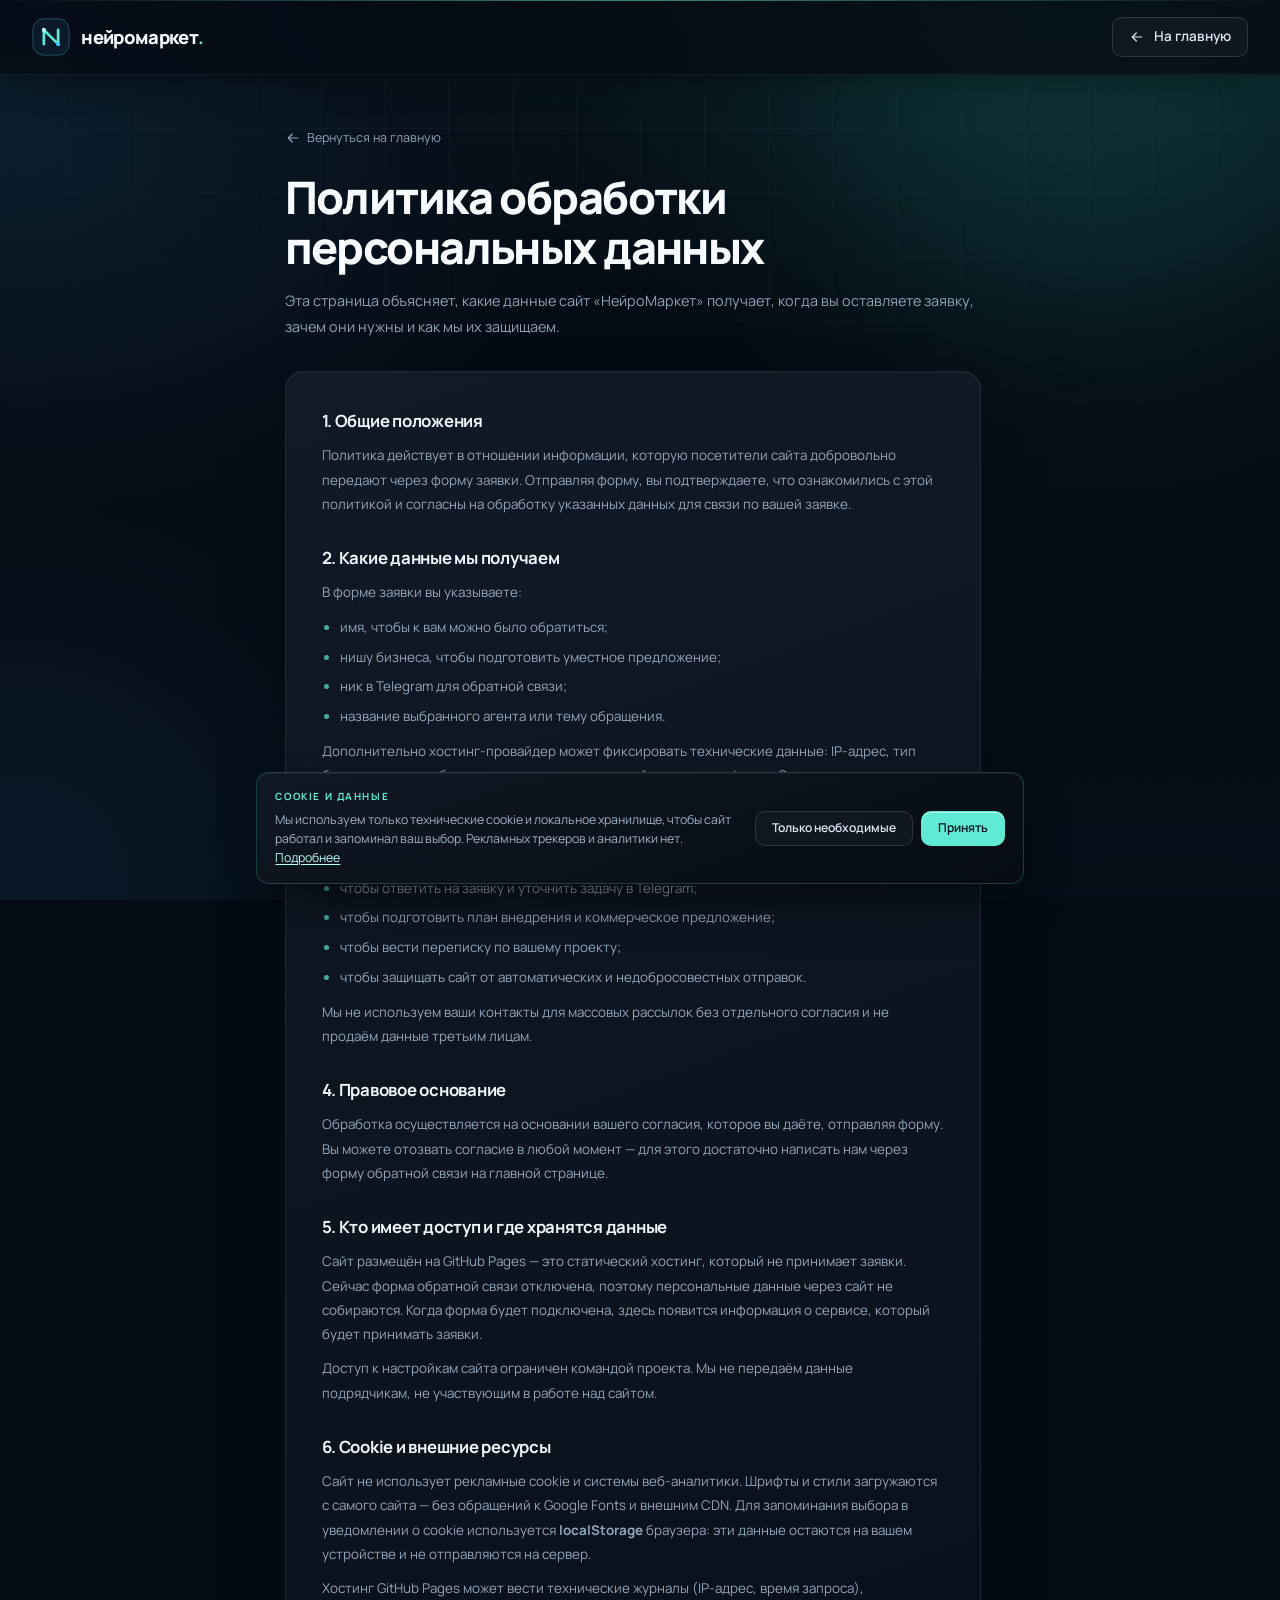
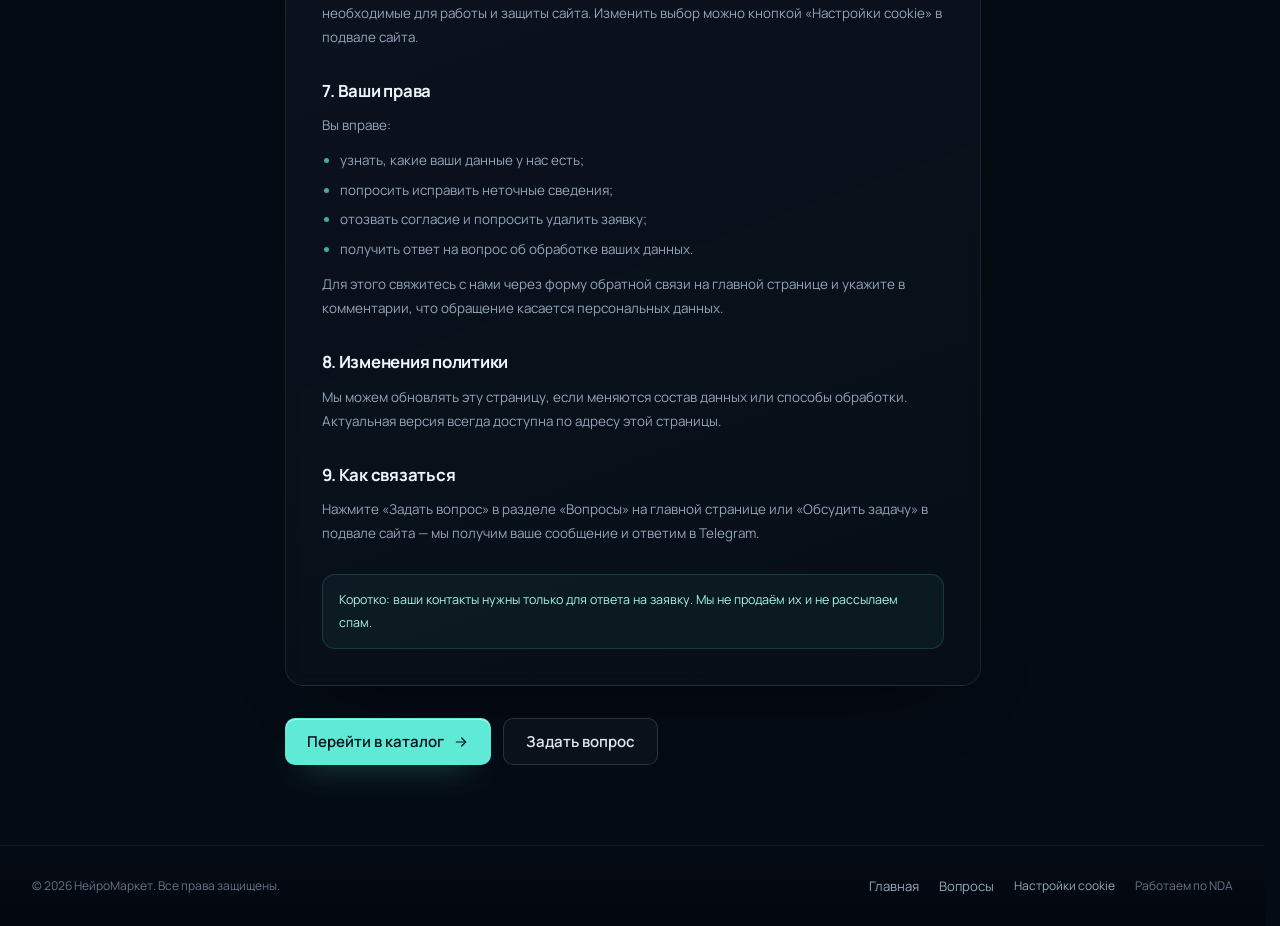
<file: privacy.html>
<!DOCTYPE html>
<html lang="ru">
<head>
  <meta charset="utf-8">
  <meta name="viewport" content="width=device-width, initial-scale=1">
  <title>Политика конфиденциальности — НейроМаркет</title>
  <meta name="description" content="Как «НейроМаркет» обрабатывает и защищает персональные данные, которые вы оставляете в форме заявки.">
  <meta name="theme-color" content="#050b14">
  <meta name="color-scheme" content="dark">
  <meta name="robots" content="noindex, follow">

  <link rel="icon" href="favicon.svg" type="image/svg+xml">

  <link rel="preload" href="assets/fonts/manrope-cyrillic-v2.woff2" as="font" type="font/woff2" crossorigin>
  <link rel="preload" href="assets/fonts/manrope-latin-v2.woff2" as="font" type="font/woff2" crossorigin>
  <link rel="stylesheet" href="css/fonts-v2.css">
  <link rel="stylesheet" href="css/tailwind-base.css">
  <link rel="stylesheet" href="css/styles-v2.css">
  <link rel="stylesheet" href="css/tailwind-utilities.css">
</head>
<body class="min-h-screen bg-ink-950 text-slate-200 antialiased">

  <a class="skip-link" href="#main">Перейти к содержимому</a>

  <div class="page-bg" aria-hidden="true">
    <div class="page-grid"></div>
    <div class="glow glow-a"></div>
    <div class="glow glow-b"></div>
    <div class="noise"></div>
  </div>

  <svg xmlns="http://www.w3.org/2000/svg" class="svg-sprite" aria-hidden="true">
    <symbol id="i-arrow-left" viewBox="0 0 24 24"><path d="M19 12H5"/><path d="m11 18-6-6 6-6"/></symbol>
    <symbol id="i-arrow-right" viewBox="0 0 24 24"><path d="M5 12h14"/><path d="m13 6 6 6-6 6"/></symbol>
  </svg>

  <header class="site-header is-scrolled">
    <div class="mx-auto flex h-[74px] max-w-7xl items-center justify-between gap-4 px-5 lg:px-8">
      <a class="brand" href="index.html" aria-label="НейроМаркет — на главную">
        <svg class="brand-mark" viewBox="0 0 48 48" fill="none" aria-hidden="true">
          <rect x="1" y="1" width="46" height="46" rx="14" fill="#0b1a2a" stroke="rgba(94,234,212,.35)"/>
          <path d="M15 33V15l18 18V15" stroke="#5eead4" stroke-width="3.4" stroke-linecap="round" stroke-linejoin="round"/>
          <circle cx="15" cy="15" r="2.6" fill="#b6fff5"/>
          <circle cx="33" cy="33" r="2.6" fill="#38bdf8"/>
        </svg>
        <span class="brand-name">нейромаркет<span class="brand-dot">.</span></span>
      </a>
      <a class="btn btn-ghost btn-sm" href="index.html">
        <svg class="icon icon-sm" aria-hidden="true"><use href="#i-arrow-left"/></svg>
        <span>На главную</span>
      </a>
    </div>
  </header>

  <main class="legal-page" id="main">
    <div class="legal-wrap">
      <a class="back-link" href="index.html">
        <svg class="icon icon-sm" aria-hidden="true"><use href="#i-arrow-left"/></svg>
        Вернуться на главную
      </a>

      <h1 class="legal-title">Политика обработки персональных данных</h1>
      <p class="legal-lead">
        Эта страница объясняет, какие данные сайт «НейроМаркет» получает, когда вы
        оставляете заявку, зачем они нужны и как мы их защищаем.
      </p>

      <article class="legal glass">
        <h2>1. Общие положения</h2>
        <p>
          Политика действует в отношении информации, которую посетители сайта
          добровольно передают через форму заявки. Отправляя форму, вы подтверждаете,
          что ознакомились с этой политикой и согласны на обработку указанных данных
          для связи по вашей заявке.
        </p>

        <h2>2. Какие данные мы получаем</h2>
        <p>В форме заявки вы указываете:</p>
        <ul>
          <li>имя, чтобы к вам можно было обратиться;</li>
          <li>нишу бизнеса, чтобы подготовить уместное предложение;</li>
          <li>ник в Telegram для обратной связи;</li>
          <li>название выбранного агента или тему обращения.</li>
        </ul>
        <p>
          Дополнительно хостинг-провайдер может фиксировать технические данные:
          IP-адрес, тип браузера, время обращения и страницу, с которой отправлена
          форма. Эти сведения используются для работы сайта и защиты от спама.
        </p>

        <h2>3. Зачем мы обрабатываем данные</h2>
        <ul>
          <li>чтобы ответить на заявку и уточнить задачу в Telegram;</li>
          <li>чтобы подготовить план внедрения и коммерческое предложение;</li>
          <li>чтобы вести переписку по вашему проекту;</li>
          <li>чтобы защищать сайт от автоматических и недобросовестных отправок.</li>
        </ul>
        <p>
          Мы не используем ваши контакты для массовых рассылок без отдельного
          согласия и не продаём данные третьим лицам.
        </p>

        <h2>4. Правовое основание</h2>
        <p>
          Обработка осуществляется на основании вашего согласия, которое вы даёте,
          отправляя форму. Вы можете отозвать согласие в любой момент — для этого
          достаточно написать нам через форму обратной связи на главной странице.
        </p>

        <h2>5. Кто имеет доступ и где хранятся данные</h2>
        <p>
          Сайт размещён на GitHub Pages — это статический хостинг, который не
          принимает заявки. Сейчас форма обратной связи отключена, поэтому
          персональные данные через сайт не собираются. Когда форма будет
          подключена, здесь появится информация о сервисе, который будет
          принимать заявки.
        </p>
        <p>
          Доступ к настройкам сайта ограничен командой проекта. Мы не передаём
          данные подрядчикам, не участвующим в работе над сайтом.
        </p>

        <h2>6. Cookie и внешние ресурсы</h2>
        <p>
          Сайт не использует рекламные cookie и системы веб-аналитики. Шрифты
          и стили загружаются с самого сайта — без обращений к Google Fonts и
          внешним CDN. Для запоминания выбора в уведомлении о cookie используется
          <strong>localStorage</strong> браузера: эти данные остаются на вашем
          устройстве и не отправляются на сервер.
        </p>
        <p>
          Хостинг GitHub Pages может вести технические журналы (IP-адрес, время
          запроса), необходимые для работы и защиты сайта. Изменить выбор можно
          кнопкой «Настройки cookie» в подвале сайта.
        </p>

        <h2>7. Ваши права</h2>
        <p>Вы вправе:</p>
        <ul>
          <li>узнать, какие ваши данные у нас есть;</li>
          <li>попросить исправить неточные сведения;</li>
          <li>отозвать согласие и попросить удалить заявку;</li>
          <li>получить ответ на вопрос об обработке ваших данных.</li>
        </ul>
        <p>
          Для этого свяжитесь с нами через форму обратной связи на главной странице
          и укажите в комментарии, что обращение касается персональных данных.
        </p>

        <h2>8. Изменения политики</h2>
        <p>
          Мы можем обновлять эту страницу, если меняются состав данных или способы
          обработки. Актуальная версия всегда доступна по адресу этой страницы.
        </p>

        <h2>9. Как связаться</h2>
        <p>
          Нажмите «Задать вопрос» в разделе «Вопросы» на главной странице или
          «Обсудить задачу» в подвале сайта — мы получим ваше сообщение и ответим
          в Telegram.
        </p>

        <div class="legal-note">
          <p>Коротко: ваши контакты нужны только для ответа на заявку. Мы не продаём их и не рассылаем спам.</p>
        </div>
      </article>

      <div class="mt-8 flex flex-col gap-3 sm:flex-row">
        <a class="btn btn-primary" href="index.html#catalog">
          <span>Перейти в каталог</span>
          <svg class="icon icon-sm" aria-hidden="true"><use href="#i-arrow-right"/></svg>
        </a>
        <a class="btn btn-ghost" href="index.html#faq">
          <span>Задать вопрос</span>
        </a>
      </div>
    </div>
  </main>

  <footer class="site-footer">
    <div class="mx-auto flex max-w-7xl flex-col gap-3 px-5 py-8 text-xs text-slate-500 sm:flex-row sm:items-center sm:justify-between lg:px-8">
      <p>© <span id="year">2026</span> НейроМаркет. Все права защищены.</p>
      <div class="flex flex-wrap items-center gap-x-5 gap-y-2">
        <a class="footer-link" href="index.html">Главная</a>
        <a class="footer-link" href="index.html#faq">Вопросы</a>
        <button class="footer-link cookie-settings js-cookie-settings" type="button">Настройки cookie</button>
        <span>Работаем по NDA</span>
      </div>
    </div>
  </footer>

  <div class="cookie-banner" id="cookieBanner" role="region" aria-label="Уведомление об использовании cookie" hidden>
    <div class="cookie-banner-body">
      <p class="cookie-banner-title">Cookie и данные</p>
      <p class="cookie-banner-text">
        Мы используем только технические cookie и локальное хранилище, чтобы сайт
        работал и запоминал ваш выбор. Рекламных трекеров и аналитики нет.
        <a href="privacy.html">Подробнее</a>
      </p>
    </div>
    <div class="cookie-banner-actions">
      <button class="btn btn-ghost btn-sm js-cookie-necessary" type="button">Только необходимые</button>
      <button class="btn btn-primary btn-sm js-cookie-accept" type="button">Принять</button>
    </div>
  </div>

  <script src="js/cookie-consent.js" defer></script>
  <script>
    document.getElementById("year").textContent = new Date().getFullYear();
  </script>
</body>
</html>
</file>
<file: css/fonts-v2.css>
/* Локальный Manrope — без внешних запросов к Google Fonts.
   Файлы уменьшены, чтобы быстро проходить даже через нестабильные сети. */

@font-face {
  font-family: "Manrope";
  font-style: normal;
  font-weight: 200 800;
  font-display: swap;
  src: url("../assets/fonts/manrope-cyrillic-v2.woff2") format("woff2");
  unicode-range: U+0301, U+0400-045F, U+0490-0491, U+04B0-04B1, U+2116;
}

@font-face {
  font-family: "Manrope";
  font-style: normal;
  font-weight: 200 800;
  font-display: swap;
  src: url("../assets/fonts/manrope-latin-v2.woff2") format("woff2");
  unicode-range: U+0020-007E, U+00A0, U+00A9, U+00AB, U+00BB, U+00B7, U+2010-2027, U+20AC, U+20BD;
}
</file>
<file: css/styles-v2.css>
/* ============================================================
   НейроМаркет — стили сайта
   Базовый слой: тёмная тема, стеклянные поверхности, акценты
   ============================================================ */

:root {
  --ink-950: #050b14;
  --ink-900: #07101d;
  --ink-850: #081524;
  --ink-800: #0b1a2c;
  --line: rgba(148, 163, 184, 0.14);
  --line-soft: rgba(148, 163, 184, 0.09);
  --text: #e8f0f8;
  --muted: #8fa3b8;
  --mint: #5eead4;
  --mint-bright: #8afff0;
  --sky: #38bdf8;
  --rose: #fb7185;
  --font-display: "Manrope", ui-sans-serif, system-ui, sans-serif;
  --font-body: "Manrope", ui-sans-serif, system-ui, sans-serif;
  --ease-out: cubic-bezier(0.16, 1, 0.3, 1);
}

*,
*::before,
*::after {
  box-sizing: border-box;
}

html {
  scroll-behavior: smooth;
  scrollbar-gutter: stable;
  -webkit-text-size-adjust: 100%;
}

body {
  margin: 0;
  min-height: 100vh;
  overflow-x: hidden;
  background-color: var(--ink-950);
  color: var(--text);
  font-family: var(--font-body);
  -webkit-font-smoothing: antialiased;
  -moz-osx-font-smoothing: grayscale;
}

main,
.site-footer {
  position: relative;
  z-index: 1;
}

[hidden] {
  display: none !important;
}

::selection {
  background: rgba(94, 234, 212, 0.24);
  color: #ffffff;
}

:focus-visible {
  outline: 2px solid var(--mint);
  outline-offset: 3px;
}

button,
input {
  font: inherit;
}

button {
  color: inherit;
}

a {
  color: inherit;
}

h1,
h2,
h3,
p,
dl,
dd,
ul {
  margin: 0;
}

ul {
  padding: 0;
  list-style: none;
}

section[id] {
  scroll-margin-top: 96px;
}

/* ---------------------------- Иконки ---------------------------- */

.svg-sprite {
  position: absolute;
  width: 0;
  height: 0;
  overflow: hidden;
}

.icon {
  width: 20px;
  height: 20px;
  flex: none;
  fill: none;
  stroke: currentColor;
  stroke-width: 1.8;
  stroke-linecap: round;
  stroke-linejoin: round;
}

.icon-sm {
  width: 16px;
  height: 16px;
}

.icon-xs {
  width: 12px;
  height: 12px;
}

/* --------------------------- Фон страницы --------------------------- */

.page-bg {
  position: fixed;
  inset: 0;
  z-index: 0;
  overflow: hidden;
  pointer-events: none;
  background:
    radial-gradient(1100px 700px at 78% -8%, rgba(45, 212, 191, 0.14), transparent 62%),
    radial-gradient(900px 620px at 2% 16%, rgba(56, 189, 248, 0.1), transparent 62%),
    linear-gradient(180deg, #050b14 0%, #050b14 42%, #060d18 100%);
}

.page-grid {
  position: absolute;
  inset: 0;
  background-image:
    linear-gradient(rgba(148, 163, 184, 0.055) 1px, transparent 1px),
    linear-gradient(90deg, rgba(148, 163, 184, 0.055) 1px, transparent 1px);
  background-size: 64px 64px;
  -webkit-mask-image: radial-gradient(ellipse 90% 66% at 52% 0%, #000 26%, transparent 76%);
  mask-image: radial-gradient(ellipse 90% 66% at 52% 0%, #000 26%, transparent 76%);
}

.glow {
  position: absolute;
  border-radius: 50%;
  filter: blur(110px);
  opacity: 0.36;
}

.glow-a {
  top: -180px;
  right: -100px;
  width: 540px;
  height: 540px;
  background: rgba(45, 212, 191, 0.3);
}

.glow-b {
  top: 640px;
  left: -220px;
  width: 480px;
  height: 480px;
  background: rgba(56, 189, 248, 0.19);
}

.noise {
  position: absolute;
  inset: 0;
  opacity: 0.07;
  mix-blend-mode: soft-light;
  background-image: url("data:image/svg+xml,%3Csvg xmlns='http://www.w3.org/2000/svg' width='160' height='160'%3E%3Cfilter id='n'%3E%3CfeTurbulence type='fractalNoise' baseFrequency='.8' numOctaves='2' stitchTiles='stitch'/%3E%3CfeColorMatrix type='saturate' values='0'/%3E%3C/filter%3E%3Crect width='100%25' height='100%25' filter='url(%23n)' opacity='.4'/%3E%3C/svg%3E");
}

/* --------------------------- Шапка --------------------------- */

.site-header {
  position: fixed;
  top: 0;
  right: 0;
  left: 0;
  z-index: 50;
  border-bottom: 1px solid transparent;
  transition: background-color 0.3s ease, border-color 0.3s ease, box-shadow 0.3s ease, backdrop-filter 0.3s ease;
}

.site-header::before {
  content: "";
  position: absolute;
  top: 0;
  right: 0;
  left: 0;
  height: 1px;
  background: linear-gradient(90deg, transparent, rgba(94, 234, 212, 0.55), transparent);
  pointer-events: none;
}

.site-header.is-scrolled {
  background-color: rgba(5, 11, 20, 0.8);
  border-bottom-color: var(--line-soft);
  box-shadow: 0 14px 44px -26px rgba(0, 0, 0, 0.9);
  -webkit-backdrop-filter: blur(18px);
  backdrop-filter: blur(18px);
}

.brand {
  display: inline-flex;
  align-items: center;
  gap: 0.7rem;
  color: #f4f9fd;
  font-family: var(--font-display);
  font-size: 1.15rem;
  font-weight: 800;
  letter-spacing: -0.035em;
  line-height: 1;
  text-decoration: none;
}

.brand-mark {
  width: 38px;
  height: 38px;
  flex: none;
  transition: transform 0.35s var(--ease-out);
}

.brand:hover .brand-mark {
  transform: rotate(-5deg) scale(1.04);
}

.brand-dot {
  color: var(--mint);
}

.nav-link {
  position: relative;
  padding: 0.4rem 0;
  color: #9fb1c4;
  font-size: 0.9rem;
  font-weight: 500;
  text-decoration: none;
  transition: color 0.2s ease;
}

.nav-link::after {
  content: "";
  position: absolute;
  right: 0;
  bottom: -2px;
  left: 0;
  height: 1.5px;
  background: linear-gradient(90deg, var(--mint), var(--sky));
  transform: scaleX(0);
  transform-origin: left;
  transition: transform 0.25s var(--ease-out);
}

.nav-link:hover,
.nav-link[aria-current="true"] {
  color: #ffffff;
}

.nav-link:hover::after,
.nav-link[aria-current="true"]::after {
  transform: scaleX(1);
}

.menu-toggle {
  display: inline-flex;
  align-items: center;
  justify-content: center;
  width: 42px;
  height: 42px;
  border: 1px solid var(--line);
  border-radius: 12px;
  background: rgba(255, 255, 255, 0.035);
  color: #dbe7f2;
  cursor: pointer;
  transition: border-color 0.2s ease, background-color 0.2s ease;
}

.menu-toggle:hover {
  border-color: rgba(94, 234, 212, 0.3);
  background: rgba(94, 234, 212, 0.07);
}

.mobile-menu {
  position: absolute;
  top: 100%;
  right: 0.75rem;
  left: 0.75rem;
  border: 1px solid var(--line);
  border-radius: 1rem;
  background: rgba(8, 18, 31, 0.98);
  box-shadow: 0 34px 70px -24px rgba(0, 0, 0, 0.9);
  -webkit-backdrop-filter: blur(20px);
  backdrop-filter: blur(20px);
  animation: menuIn 0.22s var(--ease-out) both;
}

.mobile-link {
  display: block;
  padding: 0.85rem 1rem;
  border-radius: 0.7rem;
  color: #c8d6e5;
  font-size: 0.92rem;
  font-weight: 500;
  text-decoration: none;
  transition: color 0.2s ease, background-color 0.2s ease;
}

.mobile-link:hover {
  background: rgba(255, 255, 255, 0.05);
  color: #ffffff;
}

/* --------------------------- Кнопки --------------------------- */

.btn {
  position: relative;
  display: inline-flex;
  align-items: center;
  justify-content: center;
  gap: 0.55rem;
  overflow: hidden;
  padding: 0.9rem 1.35rem;
  border: 1px solid transparent;
  border-radius: 0.62rem;
  font-size: 0.94rem;
  font-weight: 600;
  line-height: 1;
  text-align: center;
  text-decoration: none;
  white-space: nowrap;
  cursor: pointer;
  transition: transform 0.25s var(--ease-out), box-shadow 0.25s ease, background-color 0.25s ease, border-color 0.25s ease, color 0.25s ease;
}

.btn > * {
  position: relative;
  z-index: 1;
}

.btn:focus-visible {
  outline: 2px solid var(--mint-bright);
  outline-offset: 3px;
}

.btn:disabled {
  opacity: 0.65;
  cursor: not-allowed;
  transform: none;
}

.btn-primary {
  background: #5eead4;
  color: #07101d;
  box-shadow: 0 14px 34px -20px rgba(94, 234, 212, 0.9), inset 0 1px 0 rgba(255, 255, 255, 0.55);
}

.btn-primary::after {
  content: "";
  position: absolute;
  inset: 0;
  z-index: 0;
  background: linear-gradient(105deg, transparent 22%, rgba(255, 255, 255, 0.5) 48%, transparent 74%);
  transform: translateX(-130%);
  transition: transform 0.75s ease;
  pointer-events: none;
}

.btn-primary:hover {
  background: #7ff0dd;
  transform: translateY(-2px);
  box-shadow: 0 20px 46px -22px rgba(94, 234, 212, 0.9), inset 0 1px 0 rgba(255, 255, 255, 0.55);
}

.btn-primary:hover::after {
  transform: translateX(130%);
}

.btn-ghost {
  border-color: rgba(148, 163, 184, 0.22);
  background: rgba(255, 255, 255, 0.03);
  color: #dbe7f3;
}

.btn-ghost:hover {
  border-color: rgba(94, 234, 212, 0.36);
  background: rgba(94, 234, 212, 0.07);
  transform: translateY(-1px);
}

.btn-card {
  width: 100%;
  padding: 0.78rem 1rem;
  border-color: rgba(148, 163, 184, 0.16);
  border-radius: 0.55rem;
  background: rgba(255, 255, 255, 0.035);
  color: #dff8f3;
  font-size: 0.82rem;
}

.btn-card:hover {
  border-color: transparent;
  background: #5eead4;
  color: #07101d;
  transform: translateY(-1px);
  box-shadow: 0 14px 34px -18px rgba(94, 234, 212, 0.75);
}

.btn-sm {
  padding: 0.66rem 1rem;
  font-size: 0.85rem;
}

.btn-lg {
  padding: 1rem 1.5rem;
  font-size: 0.98rem;
}

/* --------------------------- Служебные элементы --------------------------- */

.eyebrow {
  display: inline-flex;
  align-items: center;
  gap: 0.55rem;
  width: 100%;
  margin-top: 1.15rem;
  padding-top: 0.8rem;
  border-top: 1px solid var(--line-soft);
  color: var(--mint);
  font-family: ui-monospace, "SFMono-Regular", Consolas, "Liberation Mono", monospace;
  font-size: 0.64rem;
  font-weight: 700;
  letter-spacing: 0.12em;
  line-height: 1.3;
  text-transform: uppercase;
}

.eyebrow::before {
  content: "";
  width: 6px;
  height: 6px;
  background: var(--mint);
  border-radius: 1px;
  box-shadow: 0 0 12px rgba(94, 234, 212, 0.55);
}

.badge-soft {
  display: inline-flex;
  align-items: center;
  flex: none;
  padding: 0.32rem 0.6rem;
  border: 1px solid rgba(94, 234, 212, 0.18);
  border-radius: 0.35rem;
  background: rgba(94, 234, 212, 0.075);
  color: #a7f3e8;
  font-size: 0.67rem;
  font-weight: 600;
  letter-spacing: 0.02em;
  white-space: nowrap;
}

.badge-hot {
  border-color: transparent;
  background: linear-gradient(135deg, #b6fff5, #5eead4);
  color: #031018;
  font-weight: 700;
}

.glass {
  border: 1px solid var(--line);
  background: linear-gradient(160deg, rgba(18, 27, 40, 0.94), rgba(7, 14, 24, 0.9));
  box-shadow: inset 0 1px 0 rgba(255, 255, 255, 0.045), 0 30px 80px -52px rgba(0, 0, 0, 0.95);
  -webkit-backdrop-filter: blur(8px);
  backdrop-filter: blur(8px);
}

.text-gradient {
  background: linear-gradient(100deg, #b6fff5 0%, #5eead4 42%, #38bdf8 100%);
  background-clip: text;
  -webkit-background-clip: text;
  color: transparent;
  -webkit-text-fill-color: transparent;
}

.live-dot {
  position: relative;
  display: inline-block;
  width: 6px;
  height: 6px;
  flex: none;
  border-radius: 50%;
  background: var(--mint);
  animation: pulseDot 2.4s ease-out infinite;
}

.skip-link {
  position: absolute;
  top: -100px;
  left: 1rem;
  z-index: 200;
  padding: 0.75rem 1rem;
  border-radius: 0.6rem;
  background: var(--mint);
  color: #031018;
  font-size: 0.85rem;
  font-weight: 700;
  text-decoration: none;
  transition: top 0.2s ease;
}

.skip-link:focus {
  top: 1rem;
}

/* --------------------------- Главный экран --------------------------- */

.hero-badge {
  display: inline-flex;
  align-items: center;
  gap: 0.55rem;
  padding: 0.42rem 0.72rem;
  border: 1px solid rgba(94, 234, 212, 0.24);
  border-radius: 0.35rem;
  background: rgba(94, 234, 212, 0.045);
  color: #b6fff5;
  font-family: ui-monospace, "SFMono-Regular", Consolas, "Liberation Mono", monospace;
  font-size: 0.7rem;
  font-weight: 500;
  letter-spacing: 0.035em;
}

.hero-title {
  margin-top: 1.4rem;
  max-width: 21ch;
  color: #f7fbfe;
  font-family: var(--font-display);
  font-size: clamp(2.35rem, 4.4vw, 3.6rem);
  font-weight: 800;
  letter-spacing: -0.038em;
  line-height: 1.06;
  text-wrap: balance;
}

.hero-sub {
  margin-top: 1.5rem;
  max-width: 37rem;
  color: #94a8bd;
  font-size: 1rem;
  line-height: 1.72;
}

.hero-trust {
  display: flex;
  flex-wrap: wrap;
  gap: 0.5rem 1.35rem;
  margin-top: 1.8rem;
  color: #8fa3b8;
  font-size: 0.79rem;
}

.hero-trust li {
  display: inline-flex;
  align-items: center;
  gap: 0.45rem;
}

.tick {
  display: grid;
  place-items: center;
  width: 18px;
  height: 18px;
  flex: none;
  border: 1px solid rgba(94, 234, 212, 0.18);
  border-radius: 50%;
  background: rgba(94, 234, 212, 0.1);
  color: var(--mint);
}

.hero-visual {
  position: relative;
  width: 100%;
  max-width: 34rem;
  margin: 0 auto;
  padding: 0.5rem 0.75rem 1.6rem;
}

.console {
  position: relative;
  overflow: hidden;
  padding: 1rem;
  border-radius: 1.35rem;
  background: linear-gradient(165deg, rgba(18, 34, 55, 0.94), rgba(6, 14, 26, 0.97));
  box-shadow: 0 44px 110px -50px rgba(0, 0, 0, 0.98), inset 0 1px 0 rgba(255, 255, 255, 0.06);
}

.console::before {
  content: "";
  position: absolute;
  inset: 0;
  background: radial-gradient(560px 180px at 50% -10%, rgba(94, 234, 212, 0.13), transparent 70%);
  pointer-events: none;
}

.console > * {
  position: relative;
  z-index: 1;
}

.console-bar {
  display: flex;
  align-items: center;
  justify-content: space-between;
  gap: 0.75rem;
  padding: 0 0.2rem 0.75rem;
  border-bottom: 1px solid var(--line-soft);
}

.win-dot {
  display: block;
  width: 7px;
  height: 7px;
  border-radius: 50%;
  opacity: 0.85;
}

.console-path {
  color: #64788e;
  font-family: ui-monospace, SFMono-Regular, Menlo, Consolas, monospace;
  font-size: 0.61rem;
  letter-spacing: 0.02em;
}

.console-status {
  display: inline-flex;
  align-items: center;
  gap: 0.35rem;
  padding: 0.22rem 0.45rem;
  border: 1px solid rgba(94, 234, 212, 0.16);
  border-radius: 0.3rem;
  background: rgba(94, 234, 212, 0.06);
  color: #a7f3e8;
  font-size: 0.57rem;
  font-weight: 600;
}

.console-head {
  display: flex;
  align-items: center;
  gap: 0.7rem;
  padding: 0.85rem 0.2rem;
}

.agent-avatar {
  display: grid;
  place-items: center;
  width: 40px;
  height: 40px;
  flex: none;
  border: 1px solid rgba(94, 234, 212, 0.25);
  border-radius: 12px;
  background: linear-gradient(145deg, rgba(94, 234, 212, 0.18), rgba(56, 189, 248, 0.08));
  color: #b6fff5;
  box-shadow: inset 0 1px 0 rgba(255, 255, 255, 0.08);
}

.console-name {
  overflow: hidden;
  color: #f2f9fd;
  font-family: var(--font-display);
  font-size: 0.86rem;
  font-weight: 700;
  line-height: 1.2;
  text-overflow: ellipsis;
  white-space: nowrap;
}

.console-sub {
  overflow: hidden;
  margin-top: 0.2rem;
  color: #6f8499;
  font-size: 0.62rem;
  line-height: 1.3;
  text-overflow: ellipsis;
  white-space: nowrap;
}

.console-tag {
  flex: none;
  margin-left: auto;
  padding: 0.25rem 0.45rem;
  border: 1px solid var(--line);
  border-radius: 0.4rem;
  color: #9fb2c6;
  font-family: ui-monospace, SFMono-Regular, Menlo, Consolas, monospace;
  font-size: 0.55rem;
}

.console-chat {
  display: grid;
  gap: 0.55rem;
  padding: 0.85rem;
  border: 1px solid rgba(148, 163, 184, 0.08);
  border-radius: 1rem;
  background: rgba(3, 9, 17, 0.48);
}

.chat-row {
  display: flex;
  align-items: flex-end;
  gap: 0.45rem;
  max-width: 100%;
}

.chat-row.is-client {
  justify-content: flex-end;
}

.chat-row.is-agent {
  justify-content: flex-start;
}

.chat-avatar {
  display: grid;
  place-items: center;
  width: 21px;
  height: 21px;
  flex: none;
  border-radius: 50%;
  background: rgba(94, 234, 212, 0.16);
  color: #b6fff5;
  font-size: 0.42rem;
  font-weight: 700;
  letter-spacing: 0.02em;
}

.bubble {
  max-width: 84%;
  padding: 0.55rem 0.7rem;
  font-size: 0.75rem;
  line-height: 1.5;
}

.bubble-client {
  border: 1px solid rgba(148, 163, 184, 0.12);
  border-radius: 0.9rem 0.9rem 0.25rem 0.9rem;
  background: rgba(255, 255, 255, 0.06);
  color: #cddbe8;
}

.bubble-agent {
  border: 1px solid rgba(94, 234, 212, 0.16);
  border-radius: 0.9rem 0.9rem 0.9rem 0.25rem;
  background: rgba(94, 234, 212, 0.08);
  color: #bcebe4;
}

.console-foot {
  display: flex;
  align-items: center;
  justify-content: space-between;
  gap: 0.75rem;
  margin-top: 0.75rem;
  padding: 0.7rem 0.25rem 0;
  border-top: 1px solid var(--line-soft);
  color: #64788e;
  font-size: 0.58rem;
}

.console-action {
  display: flex;
  align-items: center;
  justify-content: space-between;
  gap: 1rem;
  margin-top: 0.8rem;
  padding: 0.78rem 0.85rem;
  border: 1px solid rgba(94, 234, 212, 0.22);
  border-radius: 0.55rem;
  background: rgba(94, 234, 212, 0.07);
  color: #b6fff5;
  font-family: ui-monospace, "SFMono-Regular", Consolas, "Liberation Mono", monospace;
  font-size: 0.64rem;
  font-weight: 600;
  letter-spacing: 0.08em;
  text-decoration: none;
  text-transform: uppercase;
  transition: border-color 0.25s ease, background 0.25s ease, color 0.25s ease;
}

.console-action:hover {
  border-color: rgba(94, 234, 212, 0.45);
  background: rgba(94, 234, 212, 0.12);
  color: #ffffff;
}

.console-action .icon {
  transition: transform 0.25s var(--ease-out);
}

.console-action:hover .icon {
  transform: translateX(3px);
}

.console-event {
  display: inline-flex;
  align-items: center;
  gap: 0.4rem;
  color: #8af0df;
  font-weight: 600;
}

.float-card {
  position: absolute;
  z-index: 2;
  padding: 0.7rem 0.8rem;
  border: 1px solid rgba(148, 163, 184, 0.2);
  border-radius: 0.9rem;
  background: rgba(9, 20, 34, 0.92);
  box-shadow: 0 24px 54px -24px rgba(0, 0, 0, 0.95);
  -webkit-backdrop-filter: blur(14px);
  backdrop-filter: blur(14px);
  animation: floaty 7s ease-in-out infinite;
}

.float-card-a {
  top: 1.6rem;
  right: -1.1rem;
  width: 10.5rem;
}

.float-card-head {
  display: flex;
  align-items: center;
  gap: 0.4rem;
  color: #9fb1c4;
  font-size: 0.6rem;
  font-weight: 600;
}

.float-icon {
  display: grid;
  place-items: center;
  width: 1.35rem;
  height: 1.35rem;
  flex: none;
  border: 1px solid rgba(94, 234, 212, 0.16);
  border-radius: 0.4rem;
  background: rgba(94, 234, 212, 0.1);
  color: var(--mint);
}

.float-score {
  margin-top: 0.5rem;
  color: #ffffff;
  font-family: var(--font-display);
  font-size: 1.55rem;
  font-weight: 800;
  letter-spacing: -0.03em;
  line-height: 1;
}

.float-score span {
  color: #7f93a8;
  font-size: 0.68rem;
  font-weight: 500;
  letter-spacing: 0;
}

.float-bar {
  height: 3px;
  margin-top: 0.45rem;
  overflow: hidden;
  border-radius: 99px;
  background: rgba(255, 255, 255, 0.08);
}

.float-bar span {
  display: block;
  height: 100%;
  border-radius: inherit;
  background: linear-gradient(90deg, var(--mint), var(--sky));
}

/* --------------------------- Интеграции и статистика --------------------------- */

.integrations {
  margin-top: 3.5rem;
  padding-top: 2rem;
  border-top: 1px solid var(--line-soft);
  text-align: center;
}

.integrations-label {
  color: #64788e;
  font-size: 0.62rem;
  font-weight: 600;
  letter-spacing: 0.2em;
  text-transform: uppercase;
}

.integration-list {
  display: flex;
  flex-wrap: wrap;
  justify-content: center;
  gap: 0.5rem;
  margin-top: 1rem;
}

.integration-chip {
  display: inline-flex;
  align-items: center;
  gap: 0.4rem;
  padding: 0.45rem 0.75rem;
  border: 1px solid rgba(148, 163, 184, 0.12);
  border-radius: 0.55rem;
  background: rgba(255, 255, 255, 0.025);
  color: #93a8bd;
  font-size: 0.72rem;
  font-weight: 500;
  transition: border-color 0.2s ease, color 0.2s ease;
}

.integration-chip:hover {
  border-color: rgba(94, 234, 212, 0.24);
  color: #c8f5ee;
}

.stats-band {
  display: grid;
  grid-template-columns: repeat(4, minmax(0, 1fr));
  margin-top: 2.5rem;
  overflow: hidden;
  border-radius: 0.8rem;
}

.stat {
  padding: 1.25rem 1.5rem;
  border-right: 1px solid var(--line-soft);
}

.stat:last-child {
  border-right: 0;
}

.stat dt {
  color: #71869c;
  font-family: ui-monospace, "SFMono-Regular", Consolas, "Liberation Mono", monospace;
  font-size: 0.58rem;
  font-weight: 600;
  letter-spacing: 0.12em;
  text-transform: uppercase;
}

.stat dd {
  margin: 0.35rem 0 0.2rem;
  color: #f7fbfe;
  font-family: var(--font-display);
  font-size: 1.7rem;
  font-weight: 800;
  letter-spacing: -0.035em;
  line-height: 1;
}

.stat p {
  color: #7f93a8;
  font-size: 0.68rem;
}

/* --------------------------- Заголовки секций --------------------------- */

.section-head-row {
  display: flex;
  flex-direction: column;
  gap: 1rem;
  margin-top: 1rem;
}

.section-title {
  max-width: 42rem;
  color: #f4f9fd;
  font-family: var(--font-display);
  font-size: clamp(1.8rem, 3.1vw, 2.75rem);
  font-weight: 800;
  letter-spacing: -0.035em;
  line-height: 1.12;
  text-wrap: balance;
}

.section-lead {
  max-width: 24rem;
  color: #8fa3b8;
  font-size: 0.85rem;
  line-height: 1.72;
}

/* --------------------------- Каталог --------------------------- */

.catalog-grid {
  display: grid;
  gap: 1.25rem;
}

.agent-card {
  position: relative;
  display: flex;
  flex-direction: column;
  overflow: hidden;
  padding: 1.4rem;
  border-radius: 0.9rem;
  border-left: 2px solid rgba(94, 234, 212, 0.16);
  transition: transform 0.35s var(--ease-out), border-color 0.35s ease, box-shadow 0.35s ease, border-left-color 0.35s ease;
}

.agent-card::before {
  content: "";
  position: absolute;
  top: 0;
  right: 1.5rem;
  left: 1.5rem;
  height: 1px;
  background: linear-gradient(90deg, transparent, rgba(94, 234, 212, 0.65), transparent);
  opacity: 0;
  transition: opacity 0.35s ease;
}

.agent-card:hover {
  border-color: rgba(94, 234, 212, 0.28);
  border-left-color: var(--mint);
  box-shadow: 0 34px 80px -46px rgba(94, 234, 212, 0.28), inset 0 1px 0 rgba(255, 255, 255, 0.06);
  transform: translateY(-5px);
}

.agent-card:hover::before {
  opacity: 1;
}

.agent-card:hover .agent-icon {
  border-color: rgba(94, 234, 212, 0.4);
  background: linear-gradient(145deg, rgba(94, 234, 212, 0.22), rgba(56, 189, 248, 0.1));
  color: var(--mint-bright);
  box-shadow: 0 10px 30px -14px rgba(94, 234, 212, 0.5);
}

.agent-top {
  display: flex;
  align-items: flex-start;
  justify-content: space-between;
  gap: 0.75rem;
}

.agent-icon {
  display: grid;
  place-items: center;
  width: 2.75rem;
  height: 2.75rem;
  flex: none;
  border: 1px solid rgba(94, 234, 212, 0.2);
  border-radius: 0.85rem;
  background: linear-gradient(145deg, rgba(94, 234, 212, 0.12), rgba(56, 189, 248, 0.05));
  color: #85f0e2;
  transition: border-color 0.3s ease, background 0.3s ease, box-shadow 0.3s ease, color 0.3s ease;
}

.agent-role {
  margin-top: 1.15rem;
  color: #7f93a8;
  font-size: 0.62rem;
  font-weight: 600;
  letter-spacing: 0.16em;
  text-transform: uppercase;
}

.agent-name {
  margin-top: 0.4rem;
  color: #f6fafd;
  font-family: var(--font-display);
  font-size: 1.2rem;
  font-weight: 700;
  letter-spacing: -0.025em;
  line-height: 1.25;
}

.agent-desc {
  margin-top: 0.65rem;
  color: #91a5ba;
  font-size: 0.81rem;
  line-height: 1.68;
}

.agent-tasks-label {
  margin-top: 1.15rem;
  color: #71869c;
  font-size: 0.6rem;
  font-weight: 600;
  letter-spacing: 0.16em;
  text-transform: uppercase;
}

.task-list {
  display: grid;
  gap: 0.5rem;
  margin-top: 0.65rem;
  margin-bottom: 1.25rem;
}

.task-list li {
  display: flex;
  align-items: flex-start;
  gap: 0.5rem;
  color: #a4b6c8;
  font-size: 0.77rem;
  line-height: 1.5;
}

.task-tick {
  display: grid;
  place-items: center;
  width: 16px;
  height: 16px;
  flex: none;
  margin-top: 0.1rem;
  border-radius: 50%;
  background: rgba(94, 234, 212, 0.1);
  color: var(--mint);
}

.agent-footer {
  display: grid;
  gap: 0.9rem;
  margin-top: auto;
  padding-top: 1.1rem;
  border-top: 1px solid var(--line-soft);
}

.price-row {
  display: flex;
  align-items: flex-end;
  justify-content: space-between;
  gap: 0.75rem;
}

.price {
  color: #ffffff;
  font-family: var(--font-display);
  font-size: 1.55rem;
  font-weight: 800;
  letter-spacing: -0.035em;
  line-height: 1;
}

.price-note {
  margin-top: 0.28rem;
  color: #71869c;
  font-size: 0.62rem;
  line-height: 1.3;
}

.price-month {
  text-align: right;
}

.price-month p:first-child {
  color: #d6e5f2;
  font-family: var(--font-display);
  font-size: 0.86rem;
  font-weight: 600;
  line-height: 1.2;
  white-space: nowrap;
}

.price-month span {
  color: #71869c;
  font-size: 0.64rem;
  font-weight: 400;
}

.catalog-consult {
  margin-top: 1.75rem;
  color: #71869c;
  font-size: 0.78rem;
  text-align: center;
}

/* Временный режим GitHub Pages: сайт без формы заявки */
.preview-note {
  display: none;
  margin-top: 1.75rem;
  padding: 0.95rem 1.1rem;
  border: 1px solid rgba(94, 234, 212, 0.18);
  border-radius: 0.85rem;
  background: rgba(94, 234, 212, 0.055);
  color: #a7f3e8;
  font-size: 0.78rem;
  line-height: 1.55;
  text-align: center;
}

.preview-mode .preview-note {
  display: block;
}

.preview-mode .js-order,
.preview-mode .catalog-consult {
  display: none !important;
}

.link-mint {
  padding: 0;
  border: 0;
  background: none;
  color: var(--mint);
  font: inherit;
  font-weight: 600;
  text-decoration: underline;
  text-decoration-color: rgba(94, 234, 212, 0.4);
  text-underline-offset: 3px;
  cursor: pointer;
  transition: color 0.2s ease, text-decoration-color 0.2s ease;
}

.link-mint:hover {
  color: #b6fff5;
  text-decoration-color: rgba(182, 255, 245, 0.8);
}

/* --------------------------- Как это работает --------------------------- */

.steps-grid {
  display: grid;
  gap: 1.1rem;
}

.step-card {
  position: relative;
  overflow: hidden;
  padding: 1.5rem;
  border-radius: 0.9rem;
  transition: border-color 0.3s ease, transform 0.3s var(--ease-out);
}

.step-card:hover {
  border-color: rgba(94, 234, 212, 0.25);
  transform: translateY(-3px);
}

.step-top {
  display: flex;
  align-items: center;
  justify-content: space-between;
  gap: 0.75rem;
}

.step-num {
  padding: 0.34rem 0.55rem;
  border: 1px solid rgba(94, 234, 212, 0.2);
  border-radius: 0.35rem;
  background: rgba(94, 234, 212, 0.06);
  color: var(--mint);
  font-family: ui-monospace, "SFMono-Regular", Consolas, "Liberation Mono", monospace;
  font-size: 0.72rem;
  font-weight: 800;
  letter-spacing: 0.08em;
}

.step-icon {
  display: grid;
  place-items: center;
  width: 2.6rem;
  height: 2.6rem;
  border: 1px solid var(--line);
  border-radius: 0.8rem;
  background: rgba(255, 255, 255, 0.04);
  color: #cfe1ef;
}

.step-title {
  margin-top: 1.35rem;
  color: #f4f9fd;
  font-family: var(--font-display);
  font-size: 1.15rem;
  font-weight: 700;
  letter-spacing: -0.02em;
}

.step-desc {
  margin-top: 0.6rem;
  color: #91a5ba;
  font-size: 0.82rem;
  line-height: 1.68;
}

.step-meta {
  display: inline-flex;
  align-items: center;
  gap: 0.4rem;
  margin-top: 1.25rem;
  color: #7f93a8;
  font-size: 0.68rem;
}

.step-meta .icon {
  color: var(--mint);
}

.note-bar {
  display: flex;
  align-items: flex-start;
  gap: 0.9rem;
  margin-top: 1.25rem;
  padding: 1.1rem 1.25rem;
  border-radius: 1rem;
}

.note-icon {
  display: grid;
  place-items: center;
  width: 2.1rem;
  height: 2.1rem;
  flex: none;
  border: 1px solid rgba(94, 234, 212, 0.18);
  border-radius: 0.65rem;
  background: rgba(94, 234, 212, 0.08);
  color: var(--mint);
}

.note-bar p {
  color: #9fb2c6;
  font-size: 0.8rem;
  line-height: 1.7;
}

.note-bar strong {
  color: #eaf3fa;
  font-weight: 600;
}

/* --------------------------- Почему это работает --------------------------- */

.why-note {
  display: flex;
  align-items: flex-start;
  gap: 0.85rem;
  max-width: 26rem;
  margin-top: 1.75rem;
  padding: 1rem;
  border-radius: 1rem;
}

.why-note-icon {
  display: grid;
  place-items: center;
  width: 2.1rem;
  height: 2.1rem;
  flex: none;
  border: 1px solid rgba(94, 234, 212, 0.18);
  border-radius: 0.65rem;
  background: rgba(94, 234, 212, 0.08);
  color: var(--mint);
}

.why-note-title {
  color: #eaf3fa;
  font-size: 0.82rem;
  font-weight: 600;
}

.why-note-text {
  margin-top: 0.3rem;
  color: #8fa3b8;
  font-size: 0.74rem;
  line-height: 1.62;
}

.feature-card {
  padding: 1.4rem;
  border: 1px solid var(--line-soft);
  border-radius: 1rem;
  background: linear-gradient(160deg, rgba(255, 255, 255, 0.035), rgba(255, 255, 255, 0.012));
  transition: border-color 0.3s ease, transform 0.3s var(--ease-out), background 0.3s ease;
}

.feature-card:hover {
  border-color: rgba(94, 234, 212, 0.24);
  background: linear-gradient(160deg, rgba(94, 234, 212, 0.06), rgba(255, 255, 255, 0.015));
  transform: translateY(-3px);
}

.feature-icon {
  display: grid;
  place-items: center;
  width: 2.4rem;
  height: 2.4rem;
  margin-bottom: 1rem;
  border: 1px solid rgba(94, 234, 212, 0.15);
  border-radius: 0.7rem;
  background: rgba(94, 234, 212, 0.08);
  color: var(--mint);
}

.feature-card h3 {
  color: #eef6fc;
  font-family: var(--font-display);
  font-size: 1rem;
  font-weight: 700;
  letter-spacing: -0.015em;
}

.feature-card p {
  margin-top: 0.5rem;
  color: #8fa3b8;
  font-size: 0.79rem;
  line-height: 1.7;
}

/* --------------------------- FAQ --------------------------- */

.faq-list {
  padding: 0.5rem 1.5rem;
  border-radius: 1rem;
}

.faq-item + .faq-item {
  border-top: 1px solid var(--line-soft);
}

.faq-item summary {
  display: flex;
  align-items: center;
  justify-content: space-between;
  gap: 1.5rem;
  padding: 1.05rem 0;
  color: #dbe7f2;
  font-size: 0.89rem;
  font-weight: 600;
  line-height: 1.45;
  cursor: pointer;
  list-style: none;
  transition: color 0.2s ease;
}

.faq-item summary::-webkit-details-marker {
  display: none;
}

.faq-item summary:hover {
  color: #ffffff;
}

.faq-plus {
  display: grid;
  place-items: center;
  width: 1.6rem;
  height: 1.6rem;
  flex: none;
  border: 1px solid var(--line);
  border-radius: 50%;
  color: var(--mint);
  transition: transform 0.3s var(--ease-out), background 0.3s ease, border-color 0.3s ease;
}

.faq-item[open] .faq-plus {
  border-color: rgba(94, 234, 212, 0.24);
  background: rgba(94, 234, 212, 0.1);
  transform: rotate(45deg);
}

.faq-item > p {
  max-width: 65ch;
  padding: 0 0 1.1rem;
  color: #8fa3b8;
  font-size: 0.82rem;
  line-height: 1.75;
}

/* --------------------------- Финальный CTA --------------------------- */

.cta-panel {
  position: relative;
  overflow: hidden;
  padding: clamp(2rem, 5vw, 4rem);
  border: 1px solid rgba(94, 234, 212, 0.2);
  border-radius: 1rem;
  background:
    radial-gradient(120% 170% at 8% 0%, rgba(94, 234, 212, 0.16), transparent 55%),
    radial-gradient(90% 120% at 100% 110%, rgba(56, 189, 248, 0.1), transparent 60%),
    linear-gradient(160deg, rgba(17, 33, 54, 0.94), rgba(5, 12, 22, 0.97));
  box-shadow: inset 0 1px 0 rgba(255, 255, 255, 0.05), 0 40px 100px -60px rgba(94, 234, 212, 0.3);
}

.cta-panel::before {
  content: "";
  position: absolute;
  inset: 0;
  opacity: 0.5;
  background-image:
    linear-gradient(rgba(148, 163, 184, 0.05) 1px, transparent 1px),
    linear-gradient(90deg, rgba(148, 163, 184, 0.05) 1px, transparent 1px);
  background-size: 48px 48px;
  -webkit-mask-image: radial-gradient(ellipse 80% 90% at 100% 50%, #000, transparent 70%);
  mask-image: radial-gradient(ellipse 80% 90% at 100% 50%, #000, transparent 70%);
  pointer-events: none;
}

.cta-content {
  position: relative;
  z-index: 2;
  max-width: 40rem;
}

.cta-title {
  margin-top: 1rem;
  color: #f7fbfe;
  font-family: var(--font-display);
  font-size: clamp(2rem, 3.6vw, 3rem);
  font-weight: 800;
  letter-spacing: -0.038em;
  line-height: 1.08;
  text-wrap: balance;
}

.cta-text {
  max-width: 33rem;
  margin-top: 1.1rem;
  color: #9fb2c6;
  font-size: 0.92rem;
  line-height: 1.75;
}

.cta-orbit {
  display: none;
  pointer-events: none;
}

/* --------------------------- Подвал --------------------------- */

.site-footer {
  border-top: 1px solid var(--line-soft);
  background: linear-gradient(180deg, rgba(5, 11, 20, 0.35), rgba(3, 8, 15, 0.92));
}

.footer-heading {
  color: #71869c;
  font-size: 0.62rem;
  font-weight: 700;
  letter-spacing: 0.17em;
  text-transform: uppercase;
}

.footer-link {
  color: #93a8bd;
  font-size: 0.82rem;
  text-decoration: none;
  transition: color 0.2s ease;
}

a.footer-link:hover {
  color: var(--mint);
}

.footer-chip {
  display: inline-flex;
  align-items: center;
  padding: 0.3rem 0.55rem;
  border: 1px solid var(--line-soft);
  border-radius: 0.35rem;
  color: #8fa3b8;
  font-size: 0.65rem;
}

/* --------------------------- Плашка cookie --------------------------- */

.cookie-banner {
  position: fixed;
  bottom: 1rem;
  left: 50%;
  z-index: 90;
  display: flex;
  align-items: center;
  gap: 1.25rem;
  width: min(calc(100% - 2rem), 48rem);
  padding: 1rem 1.15rem;
  border: 1px solid rgba(94, 234, 212, 0.2);
  border-radius: 0.8rem;
  background: linear-gradient(160deg, rgba(16, 24, 36, 0.98), rgba(7, 12, 20, 0.99));
  box-shadow: 0 24px 60px -24px rgba(0, 0, 0, 0.95), inset 0 1px 0 rgba(255, 255, 255, 0.05);
  opacity: 0;
  visibility: hidden;
  transform: translate(-50%, 0.8rem);
  transition: opacity 0.26s ease, transform 0.26s var(--ease-out), visibility 0.26s ease;
  -webkit-backdrop-filter: blur(16px);
  backdrop-filter: blur(16px);
}

.cookie-banner.is-visible {
  opacity: 1;
  visibility: visible;
  transform: translate(-50%, 0);
}

.cookie-banner-body {
  min-width: 0;
}

.cookie-banner-title {
  color: var(--mint);
  font-size: 0.62rem;
  font-weight: 700;
  letter-spacing: 0.16em;
  text-transform: uppercase;
}

.cookie-banner-text {
  margin-top: 0.35rem;
  color: #9fb2c6;
  font-size: 0.77rem;
  line-height: 1.55;
}

.cookie-banner-text a {
  color: #b6fff5;
  text-decoration: underline;
  text-underline-offset: 2px;
}

.cookie-banner-actions {
  display: flex;
  flex: none;
  gap: 0.5rem;
}

.cookie-banner-actions .btn {
  font-size: 0.76rem;
}

.cookie-settings {
  padding: 0;
  border: 0;
  background: none;
  cursor: pointer;
  font: inherit;
  text-align: left;
}

.cookie-settings:hover {
  color: var(--mint);
}

@media (max-width: 639px) {
  .cookie-banner {
    bottom: 0.5rem;
    width: calc(100% - 1rem);
    flex-direction: column;
    align-items: stretch;
    gap: 0.8rem;
    padding: 1rem;
    border-radius: 0.9rem;
  }

  .cookie-banner-actions {
    display: grid;
    grid-template-columns: 1fr;
    gap: 0.5rem;
  }

  .cookie-banner-actions .btn {
    width: 100%;
    padding: 0.72rem 0.9rem;
    font-size: 0.78rem;
  }
}

/* --------------------------- Модальное окно --------------------------- */

.modal {
  position: fixed;
  inset: 0;
  z-index: 100;
  display: grid;
  place-items: center;
  padding: 1rem;
  visibility: hidden;
  opacity: 0;
  transition: opacity 0.25s ease, visibility 0s linear 0.25s;
}

.modal.is-open {
  visibility: visible;
  opacity: 1;
  transition: opacity 0.25s ease, visibility 0s linear 0s;
}

.modal-backdrop {
  position: absolute;
  inset: 0;
  background: rgba(2, 7, 14, 0.78);
  -webkit-backdrop-filter: blur(10px);
  backdrop-filter: blur(10px);
}

.modal-panel {
  position: relative;
  width: min(100%, 34rem);
  max-height: calc(100dvh - 2rem);
  overflow-y: auto;
  padding: 1.75rem;
  border: 1px solid rgba(148, 163, 184, 0.18);
  border-radius: 1.35rem;
  background: linear-gradient(165deg, #0e1e33 0%, #07111f 55%, #060e1a 100%);
  box-shadow: 0 50px 120px -30px rgba(0, 0, 0, 0.95), inset 0 1px 0 rgba(255, 255, 255, 0.06);
  opacity: 0;
  transform: translateY(18px) scale(0.985);
  transition: transform 0.32s var(--ease-out), opacity 0.32s ease;
  scrollbar-width: thin;
  scrollbar-color: rgba(148, 163, 184, 0.3) transparent;
}

.modal.is-open .modal-panel {
  opacity: 1;
  transform: none;
}

.modal-panel.result-view {
  padding-top: 3rem;
}

.modal-panel.result-view .modal-head {
  display: none;
}

.modal-panel:focus {
  outline: none;
}

.modal-panel::before {
  content: "";
  position: absolute;
  top: 0;
  right: 2rem;
  left: 2rem;
  height: 1px;
  background: linear-gradient(90deg, transparent, rgba(94, 234, 212, 0.6), transparent);
  pointer-events: none;
}

body.modal-open {
  overflow: hidden;
}

.modal-close {
  position: absolute;
  top: 1rem;
  right: 1rem;
  display: grid;
  place-items: center;
  width: 2.25rem;
  height: 2.25rem;
  border: 1px solid var(--line);
  border-radius: 0.65rem;
  background: rgba(255, 255, 255, 0.035);
  color: #9fb1c4;
  cursor: pointer;
  transition: border-color 0.2s ease, background 0.2s ease, color 0.2s ease;
}

.modal-close:hover {
  border-color: rgba(94, 234, 212, 0.3);
  background: rgba(94, 234, 212, 0.08);
  color: #ffffff;
}

.modal-head {
  padding-right: 2.25rem;
}

.modal-title {
  margin-top: 0.6rem;
  color: #f7fbfe;
  font-family: var(--font-display);
  font-size: 1.55rem;
  font-weight: 800;
  letter-spacing: -0.03em;
  line-height: 1.15;
  text-wrap: balance;
}

.modal-subtitle {
  margin-top: 0.55rem;
  color: #8fa3b8;
  font-size: 0.82rem;
  line-height: 1.62;
}

.selected-agent {
  display: flex;
  align-items: center;
  gap: 0.7rem;
  margin-top: 1.25rem;
  padding: 0.85rem;
  border: 1px solid rgba(94, 234, 212, 0.16);
  border-radius: 0.8rem;
  background: rgba(94, 234, 212, 0.055);
}

.selected-agent-icon {
  display: grid;
  place-items: center;
  width: 2.2rem;
  height: 2.2rem;
  flex: none;
  border: 1px solid rgba(94, 234, 212, 0.2);
  border-radius: 0.6rem;
  background: rgba(94, 234, 212, 0.1);
  color: var(--mint);
}

.selected-label {
  color: #71869c;
  font-size: 0.57rem;
  font-weight: 600;
  letter-spacing: 0.14em;
  text-transform: uppercase;
}

.selected-name {
  margin-top: 0.18rem;
  color: #eaf7f4;
  font-size: 0.82rem;
  font-weight: 600;
  line-height: 1.35;
}

.selected-price {
  max-width: 9rem;
  margin-left: auto;
  color: #b6fff5;
  font-family: var(--font-display);
  font-size: 0.7rem;
  font-weight: 600;
  line-height: 1.4;
  text-align: right;
}

.order-form {
  display: grid;
  gap: 1rem;
  margin-top: 1.25rem;
}

.hp-field {
  position: absolute;
  left: -9999px;
  width: 1px;
  height: 1px;
  overflow: hidden;
}

.field-label {
  display: block;
  margin-bottom: 0.4rem;
  color: #c6d6e6;
  font-size: 0.75rem;
  font-weight: 600;
}

.field {
  width: 100%;
  min-height: 2.8rem;
  padding: 0.72rem 0.9rem;
  border: 1px solid rgba(148, 163, 184, 0.18);
  border-radius: 0.75rem;
  outline: none;
  background: rgba(4, 10, 20, 0.62);
  color: #f1f7fb;
  font-size: 0.85rem;
  transition: border-color 0.2s ease, box-shadow 0.2s ease, background 0.2s ease;
}

.field::placeholder {
  color: #61758c;
}

.field:hover {
  border-color: rgba(148, 163, 184, 0.28);
}

.field:focus {
  border-color: rgba(94, 234, 212, 0.65);
  background: rgba(4, 10, 20, 0.8);
  box-shadow: 0 0 0 3px rgba(94, 234, 212, 0.12);
}

.field[aria-invalid="true"] {
  border-color: rgba(251, 113, 133, 0.7);
  box-shadow: 0 0 0 3px rgba(251, 113, 133, 0.08);
}

.field-hint {
  margin-top: 0.35rem;
  color: #6f8399;
  font-size: 0.66rem;
}

.field-error {
  margin-top: 0.35rem;
  color: #fda4af;
  font-size: 0.68rem;
  line-height: 1.4;
}

.input-prefix {
  position: relative;
}

.input-prefix .field {
  padding-left: 2rem;
}

.input-prefix .prefix {
  position: absolute;
  top: 50%;
  left: 0.95rem;
  color: #7f93a8;
  font-size: 0.85rem;
  transform: translateY(-50%);
  pointer-events: none;
}

.order-submit {
  position: relative;
  width: 100%;
  min-height: 3rem;
  margin-top: 0.2rem;
}

.order-submit .submit-arrow {
  position: absolute;
  top: 50%;
  right: 1rem;
  transform: translateY(-50%);
}

.spinner {
  display: inline-block;
  width: 16px;
  height: 16px;
  flex: none;
  border: 2px solid rgba(3, 16, 24, 0.25);
  border-top-color: #031018;
  border-radius: 50%;
  animation: spin 0.7s linear infinite;
}

.privacy-note {
  color: #6f8399;
  font-size: 0.65rem;
  line-height: 1.6;
  text-align: center;
}

.privacy-note a {
  color: #9fb2c6;
  text-decoration: underline;
  text-underline-offset: 2px;
  transition: color 0.2s ease;
}

.privacy-note a:hover {
  color: var(--mint);
}

.order-result {
  padding-top: 0.4rem;
  text-align: center;
}

.result-icon {
  display: grid;
  place-items: center;
  width: 3.5rem;
  height: 3.5rem;
  margin: 0 auto;
  border-radius: 50%;
  animation: popIn 0.4s var(--ease-out) both;
}

.result-icon .icon {
  width: 26px;
  height: 26px;
  stroke-width: 2.2;
}

.result-icon-success {
  background: linear-gradient(135deg, #b6fff5, #5eead4 55%, #38bdf8);
  color: #031018;
  box-shadow: 0 16px 40px -16px rgba(94, 234, 212, 0.6);
}

.result-icon-error {
  border: 1px solid rgba(251, 113, 133, 0.28);
  background: rgba(251, 113, 133, 0.12);
  color: #fda4af;
}

.result-title {
  margin-top: 1rem;
  color: #f7fbfe;
  font-family: var(--font-display);
  font-size: 1.3rem;
  font-weight: 800;
  letter-spacing: -0.025em;
}

.result-title:focus {
  outline: none;
}

.result-text {
  max-width: 28rem;
  margin: 0.6rem auto 0;
  color: #8fa3b8;
  font-size: 0.82rem;
  line-height: 1.7;
}

.result-text strong {
  color: #b6fff5;
  font-weight: 600;
}

.result-summary {
  display: grid;
  grid-template-columns: repeat(2, minmax(0, 1fr));
  gap: 0.75rem;
  margin-top: 1.25rem;
  padding: 0.9rem;
  border: 1px solid var(--line-soft);
  border-radius: 0.8rem;
  background: rgba(255, 255, 255, 0.025);
  text-align: left;
}

.result-summary span {
  color: #71869c;
  font-size: 0.57rem;
  font-weight: 600;
  letter-spacing: 0.14em;
  text-transform: uppercase;
}

.result-summary p {
  margin-top: 0.2rem;
  color: #e6f1f8;
  font-size: 0.76rem;
  font-weight: 500;
  line-height: 1.4;
}

.result-steps {
  display: grid;
  gap: 0.5rem;
  margin-top: 1.25rem;
  text-align: left;
}

.result-steps p {
  display: flex;
  align-items: center;
  gap: 0.6rem;
  color: #9fb2c6;
  font-size: 0.75rem;
  line-height: 1.45;
}

.result-steps span {
  display: grid;
  place-items: center;
  width: 1.2rem;
  height: 1.2rem;
  flex: none;
  border-radius: 50%;
  background: rgba(94, 234, 212, 0.1);
  color: var(--mint);
  font-size: 0.58rem;
  font-weight: 700;
}

.order-result > .btn {
  margin-top: 1.35rem;
}

.result-actions {
  display: grid;
  gap: 0.6rem;
  margin-top: 1.5rem;
}

.result-actions .btn {
  width: 100%;
}

.result-hint {
  margin-top: 0.8rem;
  color: #6f8399;
  font-size: 0.66rem;
  line-height: 1.5;
}

/* --------------------------- Тост --------------------------- */

.toast {
  position: fixed;
  bottom: 1.5rem;
  left: 50%;
  z-index: 120;
  max-width: calc(100vw - 2rem);
  padding: 0.7rem 1rem;
  border: 1px solid rgba(94, 234, 212, 0.25);
  border-radius: 0.7rem;
  background: rgba(10, 22, 36, 0.96);
  color: #dff8f3;
  font-size: 0.78rem;
  line-height: 1.4;
  text-align: center;
  box-shadow: 0 20px 50px -20px rgba(0, 0, 0, 0.9);
  opacity: 0;
  visibility: hidden;
  transform: translate(-50%, 1rem);
  transition: opacity 0.25s ease, transform 0.25s var(--ease-out), visibility 0.25s ease;
}

.toast.is-visible {
  visibility: visible;
  opacity: 1;
  transform: translate(-50%, 0);
}

/* --------------------------- Анимации --------------------------- */

.js .reveal {
  opacity: 0;
  translate: 0 26px;
  transition: opacity 0.75s var(--ease-out), translate 0.75s var(--ease-out);
  transition-delay: var(--delay, 0s);
}

.js .reveal.is-visible {
  opacity: 1;
  translate: 0 0;
}

@keyframes pulseDot {
  0% {
    box-shadow: 0 0 0 0 rgba(94, 234, 212, 0.45);
  }
  70% {
    box-shadow: 0 0 0 6px rgba(94, 234, 212, 0);
  }
  100% {
    box-shadow: 0 0 0 0 rgba(94, 234, 212, 0);
  }
}

@keyframes floaty {
  0%,
  100% {
    transform: translateY(0);
  }
  50% {
    transform: translateY(-7px);
  }
}

@keyframes chatIn {
  from {
    opacity: 0;
    transform: translateY(7px);
  }
  to {
    opacity: 1;
    transform: translateY(0);
  }
}

@keyframes spin {
  to {
    transform: rotate(360deg);
  }
}

@keyframes menuIn {
  from {
    opacity: 0;
    transform: translateY(-6px);
  }
  to {
    opacity: 1;
    transform: translateY(0);
  }
}

@keyframes popIn {
  from {
    opacity: 0;
    transform: scale(0.7);
  }
  to {
    opacity: 1;
    transform: scale(1);
  }
}

.js .chat-row {
  animation: chatIn 0.5s var(--ease-out) both;
}

.js .chat-row:nth-child(1) {
  animation-delay: 0.35s;
}

.js .chat-row:nth-child(2) {
  animation-delay: 0.55s;
}

.js .chat-row:nth-child(3) {
  animation-delay: 0.85s;
}

.js .chat-row:nth-child(4) {
  animation-delay: 1.05s;
}

/* --------------------------- Служебные страницы --------------------------- */

.legal-page {
  color: var(--text);
}

.legal-wrap {
  max-width: 46rem;
  margin: 0 auto;
  padding: 8rem 1.25rem 5rem;
}

.back-link {
  display: inline-flex;
  align-items: center;
  gap: 0.4rem;
  color: #8fa3b8;
  font-size: 0.78rem;
  text-decoration: none;
  transition: color 0.2s ease;
}

.back-link:hover {
  color: var(--mint);
}

.legal-title {
  margin-top: 1.25rem;
  color: #f7fbfe;
  font-family: var(--font-display);
  font-size: clamp(2rem, 4vw, 2.8rem);
  font-weight: 800;
  letter-spacing: -0.035em;
  line-height: 1.12;
  text-wrap: balance;
}

.legal-lead {
  margin-top: 1rem;
  color: #8fa3b8;
  font-size: 0.9rem;
  line-height: 1.75;
}

.legal {
  margin-top: 2rem;
  padding: clamp(1.35rem, 4vw, 2.25rem);
  border-radius: 1.15rem;
}

.legal h2 {
  margin-top: 1.8rem;
  color: #eef6fc;
  font-family: var(--font-display);
  font-size: 1.05rem;
  font-weight: 700;
  letter-spacing: -0.015em;
}

.legal h2:first-child {
  margin-top: 0;
}

.legal p,
.legal li {
  color: #91a5ba;
  font-size: 0.84rem;
  line-height: 1.8;
}

.legal p {
  margin-top: 0.65rem;
}

.legal ul {
  display: grid;
  gap: 0.35rem;
  margin-top: 0.65rem;
  padding-left: 1.15rem;
  list-style: disc;
}

.legal li::marker {
  color: rgba(94, 234, 212, 0.7);
}

.legal a {
  color: var(--mint);
  text-decoration: underline;
  text-underline-offset: 2px;
}

.legal-note {
  margin-top: 1.75rem;
  padding: 0.9rem 1rem;
  border: 1px solid rgba(94, 234, 212, 0.16);
  border-radius: 0.8rem;
  background: rgba(94, 234, 212, 0.05);
}

.legal-note p {
  margin: 0;
  color: #a7f3e8;
  font-size: 0.78rem;
}

/* --------------------------- Адаптив --------------------------- */

@media (min-width: 768px) {
  .section-head-row {
    flex-direction: row;
    align-items: flex-end;
    justify-content: space-between;
    gap: 2rem;
  }

  .section-lead {
    flex: none;
    text-align: right;
  }

  .catalog-grid {
    grid-template-columns: repeat(2, minmax(0, 1fr));
  }

  .stats-band {
    grid-template-columns: repeat(4, minmax(0, 1fr));
  }
}

@media (min-width: 900px) {
  .steps-grid {
    grid-template-columns: repeat(3, minmax(0, 1fr));
  }
}

@media (min-width: 1100px) {
  .cta-panel {
    padding-right: 26rem;
  }

  .cta-orbit {
    position: absolute;
    top: 50%;
    right: 2.5rem;
    display: block;
    width: 20rem;
    height: 20rem;
    transform: translateY(-50%);
  }

  .orbit {
    position: absolute;
    border: 1px solid rgba(94, 234, 212, 0.16);
    border-radius: 50%;
  }

  .orbit-1 {
    inset: 0;
  }

  .orbit-2 {
    inset: 3rem;
    border-color: rgba(56, 189, 248, 0.18);
    border-style: dashed;
  }

  .orbit-core {
    position: absolute;
    top: 50%;
    left: 50%;
    display: grid;
    place-items: center;
    width: 5rem;
    height: 5rem;
    border: 1px solid rgba(94, 234, 212, 0.25);
    border-radius: 1.5rem;
    background: rgba(94, 234, 212, 0.08);
    color: var(--mint);
    box-shadow: 0 0 60px rgba(94, 234, 212, 0.2);
    -webkit-backdrop-filter: blur(10px);
    backdrop-filter: blur(10px);
    transform: translate(-50%, -50%);
  }

  .orbit-core .icon {
    width: 30px;
    height: 30px;
  }

  .orbit-chip {
    position: absolute;
    padding: 0.3rem 0.6rem;
    border: 1px solid rgba(148, 163, 184, 0.2);
    border-radius: 0.35rem;
    background: rgba(9, 20, 34, 0.92);
    color: #b6fff5;
    font-size: 0.62rem;
    font-weight: 600;
    white-space: nowrap;
    box-shadow: 0 10px 30px -12px rgba(0, 0, 0, 0.8);
  }

  .orbit-chip-1 {
    top: 0.4rem;
    left: 50%;
    transform: translateX(-50%);
  }

  .orbit-chip-2 {
    top: 50%;
    right: -0.6rem;
    transform: translateY(-50%);
  }

  .orbit-chip-3 {
    bottom: 0.4rem;
    left: 50%;
    transform: translateX(-50%);
  }
}

@media (min-width: 1280px) {
  .catalog-grid {
    grid-template-columns: repeat(6, minmax(0, 1fr));
  }

  .catalog-grid > .agent-card {
    grid-column: span 2;
  }

  .catalog-grid > .agent-card:nth-child(4) {
    grid-column: 2 / span 2;
  }

  .catalog-grid > .agent-card:nth-child(5) {
    grid-column: 4 / span 2;
  }
}

@media (max-width: 1279px) {
  .float-card-a {
    display: none;
  }
}

@media (max-width: 767px) {
  .stats-band {
    grid-template-columns: repeat(2, minmax(0, 1fr));
  }

  .stat {
    padding: 1rem 1.1rem;
  }

  .stat:nth-child(2n) {
    border-right: 0;
  }

  .stat:nth-child(n + 3) {
    border-top: 1px solid var(--line-soft);
  }

  .section-lead {
    max-width: 32rem;
  }
}

@media (max-width: 639px) {
  .hero-visual {
    padding-right: 0;
    padding-left: 0;
  }

  .float-card {
    display: none;
  }

  .console-bar {
    gap: 0.4rem;
  }

  .console-path {
    display: none;
  }

  .hero-title {
    max-width: none;
    text-wrap: normal;
  }

  .faq-list {
    padding: 0.35rem 1.1rem;
  }

  .cta-panel {
    border-radius: 1.25rem;
  }

  .modal {
    padding: 0.5rem;
  }

  .modal-panel {
    max-height: calc(100dvh - 1rem);
    padding: 1.35rem;
    border-radius: 1.15rem;
  }

  .modal-title {
    font-size: 1.35rem;
  }

  .selected-agent {
    flex-wrap: wrap;
  }

  .selected-price {
    width: 100%;
    max-width: none;
    margin-left: 0;
    padding-left: 2.9rem;
    text-align: left;
  }

  .result-summary {
    grid-template-columns: 1fr;
  }
}

@media (max-width: 420px) {
  .hero-badge {
    font-size: 0.69rem;
  }

  .btn-lg {
    padding: 0.92rem 1.2rem;
  }

  .agent-card {
    padding: 1.2rem;
  }

  .modal-panel {
    padding: 1.2rem;
  }
}

/* --------------------------- Доступность: меньше движения --------------------------- */

@media (prefers-reduced-motion: reduce) {
  html {
    scroll-behavior: auto;
  }

  *,
  *::before,
  *::after {
    animation-duration: 0.001ms !important;
    animation-iteration-count: 1 !important;
    transition-duration: 0.001ms !important;
  }

  .js .reveal {
    opacity: 1;
    translate: none;
  }
}
</file>
